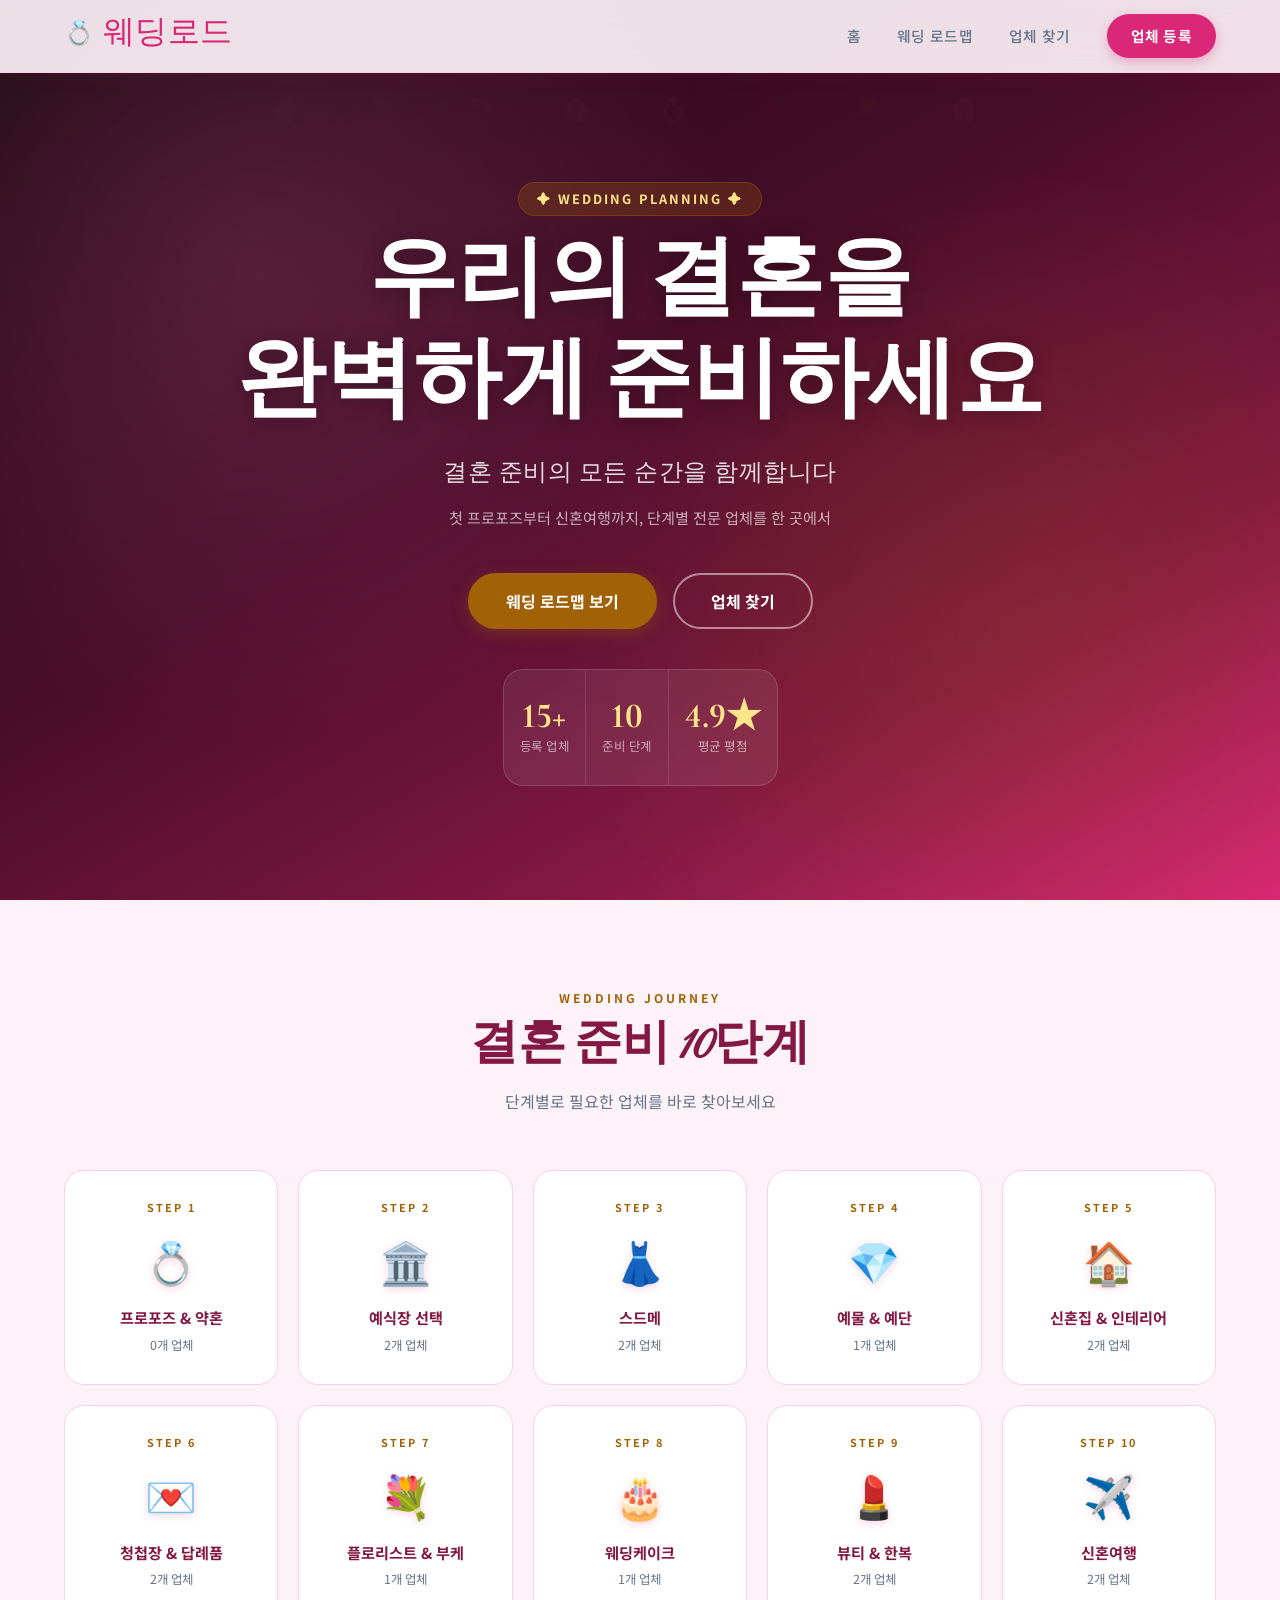
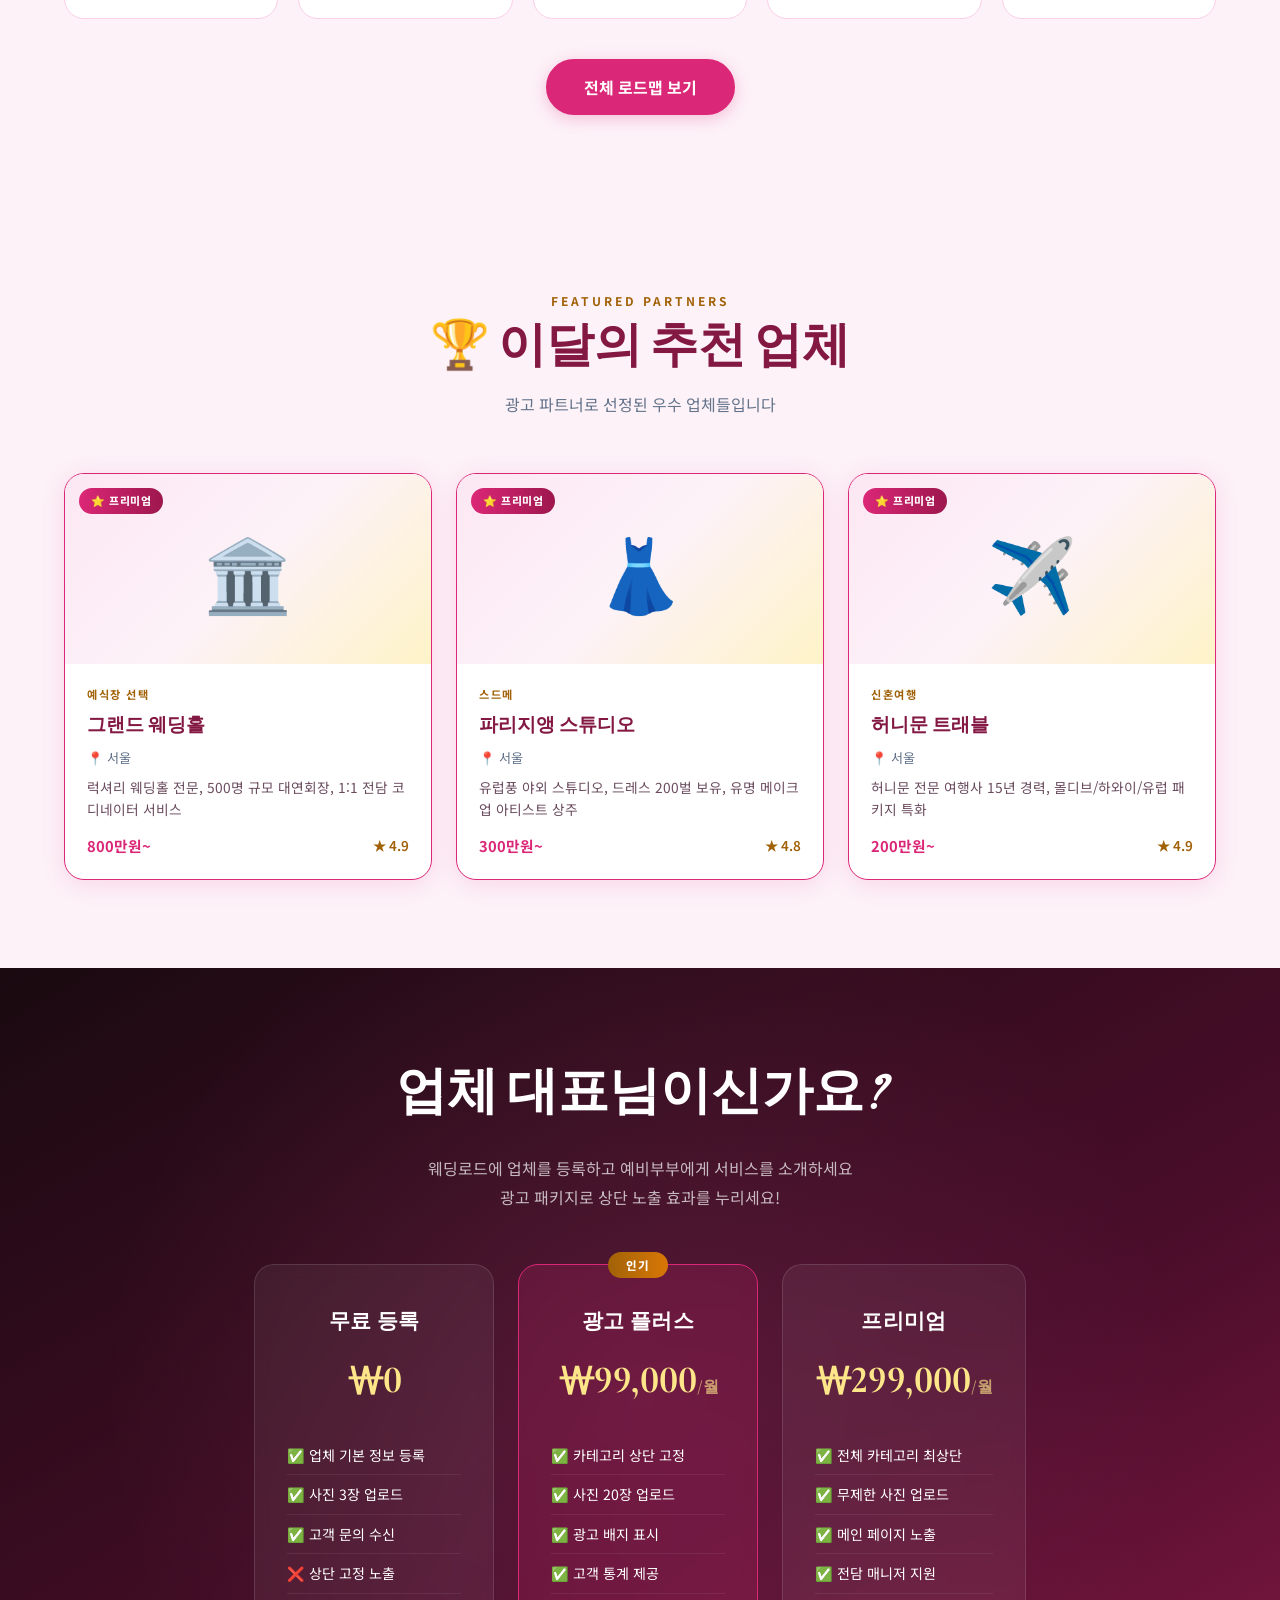
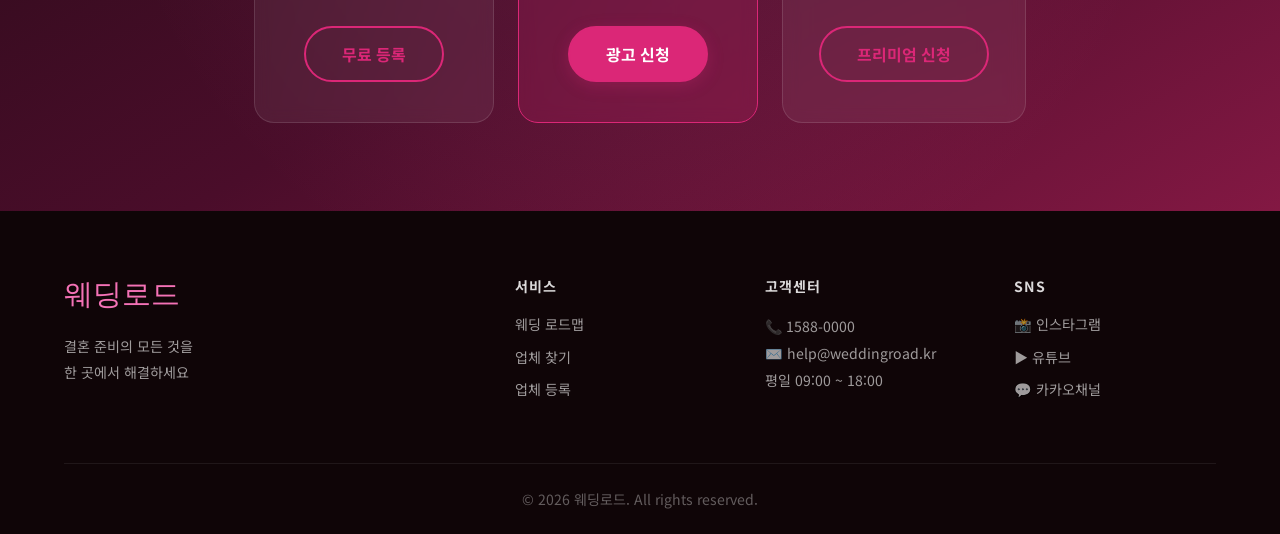
<file: index.html>
<!DOCTYPE html>
<html lang="ko">
<head>
  <meta charset="UTF-8" />
  <meta name="viewport" content="width=device-width, initial-scale=1.0" />
  <title>웨딩로드 - 결혼 준비의 모든 것</title>
  <link rel="preconnect" href="https://fonts.googleapis.com" />
  <link href="https://fonts.googleapis.com/css2?family=Cormorant+Infant:wght@300;400;500;600;700&family=Great+Vibes&family=Noto+Sans+KR:wght@300;400;500;700;900&display=swap" rel="stylesheet" />
  <link rel="stylesheet" href="css/wedding.css" />
</head>
<body>

<!-- ===== HEADER ===== -->
<header id="header">
  <nav class="navbar">
    <a href="#" class="logo" onclick="showPage('home')">
      <span class="logo-icon">💍</span> 웨딩로드
    </a>
    <div class="nav-links">
      <a href="#" onclick="showPage('home')">홈</a>
      <a href="#" onclick="showPage('steps')">웨딩 로드맵</a>
      <a href="#" onclick="showPage('vendors')">업체 찾기</a>
      <a href="#" onclick="showPage('register')" class="btn-register">업체 등록</a>
    </div>
    <button class="hamburger" id="hamburger" onclick="toggleMenu()">☰</button>
  </nav>
  <div class="mobile-menu" id="mobileMenu">
    <a href="#" onclick="showPage('home');toggleMenu()">홈</a>
    <a href="#" onclick="showPage('steps');toggleMenu()">웨딩 로드맵</a>
    <a href="#" onclick="showPage('vendors');toggleMenu()">업체 찾기</a>
    <a href="#" onclick="showPage('register');toggleMenu()" class="highlight">업체 등록</a>
  </div>
</header>

<!-- ===== PAGE: HOME ===== -->
<div id="page-home" class="page active">

  <!-- Hero -->
  <section class="hero">
    <div class="hero-bg"></div>
    <div class="hero-content">
      <div class="hero-tag">✦ Wedding Planning ✦</div>
      <h1 class="hero-title">우리의 결혼을<br/>완벽하게 준비하세요</h1>
      <p class="hero-subtitle">결혼 준비의 모든 순간을 함께합니다</p>
      <p class="hero-desc">첫 프로포즈부터 신혼여행까지, 단계별 전문 업체를 한 곳에서</p>
      <div class="hero-btns">
        <button class="btn-primary" onclick="showPage('steps')">웨딩 로드맵 보기</button>
        <button class="btn-outline" onclick="showPage('vendors')">업체 찾기</button>
      </div>
    </div>
    <div class="hero-stats">
      <div class="stat"><strong id="statVendors">0</strong><span>등록 업체</span></div>
      <div class="stat"><strong>10</strong><span>준비 단계</span></div>
      <div class="stat"><strong>4.9★</strong><span>평균 평점</span></div>
    </div>
  </section>

  <!-- Steps Preview -->
  <section class="section">
    <div class="container">
      <div class="section-header">
        <div class="eyebrow">Wedding Journey</div>
        <h2>결혼 준비 10단계</h2>
        <p>단계별로 필요한 업체를 바로 찾아보세요</p>
      </div>
      <div class="steps-grid" id="homeStepsGrid"></div>
      <div class="text-center mt-40">
        <button class="btn-primary" onclick="showPage('steps')">전체 로드맵 보기</button>
      </div>
    </div>
  </section>

  <!-- Featured Vendors -->
  <section class="section bg-light">
    <div class="container">
      <div class="section-header">
        <div class="eyebrow">Featured Partners</div>
        <h2>🏆 이달의 추천 업체</h2>
        <p>광고 파트너로 선정된 우수 업체들입니다</p>
      </div>
      <div class="vendors-grid" id="featuredVendors"></div>
    </div>
  </section>

  <!-- CTA Register -->
  <section class="cta-section">
    <div class="container">
      <h2>업체 대표님이신가요?</h2>
      <p>웨딩로드에 업체를 등록하고 예비부부에게 서비스를 소개하세요<br/>광고 패키지로 상단 노출 효과를 누리세요!</p>
      <div class="cta-packages">
        <div class="package">
          <h3>무료 등록</h3>
          <p class="price">₩0</p>
          <ul>
            <li>✅ 업체 기본 정보 등록</li>
            <li>✅ 사진 3장 업로드</li>
            <li>✅ 고객 문의 수신</li>
            <li>❌ 상단 고정 노출</li>
          </ul>
          <button class="btn-outline" onclick="showPage('register')">무료 등록</button>
        </div>
        <div class="package featured-pkg">
          <div class="badge-recommend">인기</div>
          <h3>광고 플러스</h3>
          <p class="price">₩99,000<span>/월</span></p>
          <ul>
            <li>✅ 카테고리 상단 고정</li>
            <li>✅ 사진 20장 업로드</li>
            <li>✅ 광고 배지 표시</li>
            <li>✅ 고객 통계 제공</li>
          </ul>
          <button class="btn-primary" onclick="showPage('register')">광고 신청</button>
        </div>
        <div class="package">
          <h3>프리미엄</h3>
          <p class="price">₩299,000<span>/월</span></p>
          <ul>
            <li>✅ 전체 카테고리 최상단</li>
            <li>✅ 무제한 사진 업로드</li>
            <li>✅ 메인 페이지 노출</li>
            <li>✅ 전담 매니저 지원</li>
          </ul>
          <button class="btn-outline" onclick="showPage('register')">프리미엄 신청</button>
        </div>
      </div>
    </div>
  </section>
</div>

<!-- ===== PAGE: STEPS ===== -->
<div id="page-steps" class="page">
  <div class="page-hero small-hero">
    <div class="container">
      <h1>웨딩 로드맵</h1>
      <p>결혼 준비 첫 단계부터 신혼여행까지, 단계별 전문 업체를 만나보세요</p>
    </div>
  </div>
  <div class="container" style="padding: 60px 20px;">
    <div class="timeline" id="timelineContainer"></div>
  </div>
</div>

<!-- ===== PAGE: VENDORS ===== -->
<div id="page-vendors" class="page">
  <div class="page-hero small-hero">
    <div class="container">
      <h1>업체 찾기</h1>
      <p>카테고리별로 원하는 업체를 찾아보세요</p>
    </div>
  </div>
  <div class="container" style="padding: 40px 20px;">
    <!-- Search & Filter -->
    <div class="search-bar">
      <input type="text" id="searchInput" placeholder="업체명, 지역, 서비스 검색..." oninput="filterVendors()" />
      <button onclick="filterVendors()">🔍 검색</button>
    </div>
    <div class="category-tabs" id="categoryTabs"></div>
    <!-- Results -->
    <div class="vendors-grid wide" id="vendorsList"></div>
    <div id="noResults" class="no-results" style="display:none;">
      <p>😔 검색 결과가 없습니다</p>
      <button class="btn-primary" onclick="showPage('register')">업체 등록하기</button>
    </div>
  </div>
</div>

<!-- ===== PAGE: REGISTER ===== -->
<div id="page-register" class="page">
  <div class="page-hero small-hero">
    <div class="container">
      <h1>업체 등록</h1>
      <p>웨딩로드에 업체를 등록하고 예비부부와 만나세요</p>
    </div>
  </div>
  <div class="container" style="padding: 60px 20px;">
    <div class="register-form-wrap">
      <!-- Package Selection -->
      <div class="form-section">
        <h3>📦 광고 패키지 선택</h3>
        <div class="pkg-select-grid">
          <label class="pkg-radio">
            <input type="radio" name="adPackage" value="free" checked onchange="updatePackage(this)" />
            <div class="pkg-card">
              <strong>무료 등록</strong>
              <span class="pkg-price">₩0</span>
              <small>기본 노출</small>
            </div>
          </label>
          <label class="pkg-radio">
            <input type="radio" name="adPackage" value="plus" onchange="updatePackage(this)" />
            <div class="pkg-card popular">
              <span class="pop-badge">인기</span>
              <strong>광고 플러스</strong>
              <span class="pkg-price">₩99,000/월</span>
              <small>카테고리 상단 고정</small>
            </div>
          </label>
          <label class="pkg-radio">
            <input type="radio" name="adPackage" value="premium" onchange="updatePackage(this)" />
            <div class="pkg-card">
              <strong>프리미엄</strong>
              <span class="pkg-price">₩299,000/월</span>
              <small>전체 최상단 노출</small>
            </div>
          </label>
        </div>
      </div>

      <!-- Business Info -->
      <div class="form-section">
        <h3>🏢 업체 정보</h3>
        <form id="registerForm" onsubmit="submitVendor(event)">
          <div class="form-row">
            <div class="form-group">
              <label>업체명 *</label>
              <input type="text" id="vendorName" placeholder="업체명을 입력하세요" required />
            </div>
            <div class="form-group">
              <label>카테고리 *</label>
              <select id="vendorCategory" required>
                <option value="">카테고리 선택</option>
              </select>
            </div>
          </div>
          <div class="form-row">
            <div class="form-group">
              <label>대표자명 *</label>
              <input type="text" id="vendorOwner" placeholder="대표자 성함" required />
            </div>
            <div class="form-group">
              <label>연락처 *</label>
              <input type="tel" id="vendorPhone" placeholder="010-0000-0000" required />
            </div>
          </div>
          <div class="form-row">
            <div class="form-group">
              <label>이메일 *</label>
              <input type="email" id="vendorEmail" placeholder="business@example.com" required />
            </div>
            <div class="form-group">
              <label>지역 *</label>
              <select id="vendorRegion" required>
                <option value="">지역 선택</option>
                <option>서울</option><option>경기</option><option>인천</option>
                <option>부산</option><option>대구</option><option>광주</option>
                <option>대전</option><option>울산</option><option>세종</option>
                <option>강원</option><option>충북</option><option>충남</option>
                <option>전북</option><option>전남</option><option>경북</option>
                <option>경남</option><option>제주</option>
              </select>
            </div>
          </div>
          <div class="form-group full">
            <label>주소</label>
            <input type="text" id="vendorAddress" placeholder="상세 주소를 입력하세요" />
          </div>
          <div class="form-group full">
            <label>업체 소개 *</label>
            <textarea id="vendorDesc" rows="4" placeholder="업체 서비스와 특징을 소개해주세요" required></textarea>
          </div>
          <div class="form-row">
            <div class="form-group">
              <label>가격대</label>
              <input type="text" id="vendorPrice" placeholder="예: 100만원~300만원" />
            </div>
            <div class="form-group">
              <label>홈페이지/SNS</label>
              <input type="url" id="vendorUrl" placeholder="https://" />
            </div>
          </div>
          <div id="paymentSection" style="display:none;" class="payment-section">
            <h4>💳 결제 정보</h4>
            <p class="payment-notice">광고 패키지 결제 후 즉시 상단 노출됩니다</p>
            <div class="form-row">
              <div class="form-group">
                <label>카드번호</label>
                <input type="text" placeholder="0000-0000-0000-0000" maxlength="19" oninput="formatCard(this)" />
              </div>
              <div class="form-group">
                <label>유효기간</label>
                <input type="text" placeholder="MM/YY" maxlength="5" />
              </div>
            </div>
          </div>
          <div class="form-submit">
            <button type="submit" class="btn-primary btn-large" id="submitBtn">업체 등록하기</button>
          </div>
        </form>
      </div>
    </div>
  </div>
</div>

<!-- ===== VENDOR DETAIL MODAL ===== -->
<div id="vendorModal" class="modal-overlay" onclick="closeModal(event)">
  <div class="modal-content">
    <button class="modal-close" onclick="closeVendorModal()">✕</button>
    <div id="modalBody"></div>
  </div>
</div>

<!-- ===== SUCCESS MODAL ===== -->
<div id="successModal" class="modal-overlay" style="display:none;">
  <div class="modal-content small-modal">
    <div class="success-icon">🎉</div>
    <h2>등록 완료!</h2>
    <p id="successMsg">업체 등록이 완료되었습니다.<br/>검토 후 24시간 내 노출됩니다.</p>
    <button class="btn-primary" onclick="closeSuccess()">확인</button>
  </div>
</div>

<!-- ===== FOOTER ===== -->
<footer class="footer">
  <div class="container">
    <div class="footer-grid">
      <div>
        <span class="logo-text">웨딩로드</span>
        <p>결혼 준비의 모든 것을<br/>한 곳에서 해결하세요</p>
      </div>
      <div>
        <h5>서비스</h5>
        <a href="#" onclick="showPage('steps')">웨딩 로드맵</a>
        <a href="#" onclick="showPage('vendors')">업체 찾기</a>
        <a href="#" onclick="showPage('register')">업체 등록</a>
      </div>
      <div>
        <h5>고객센터</h5>
        <p>📞 1588-0000</p>
        <p>✉️ help@weddingroad.kr</p>
        <p>평일 09:00 ~ 18:00</p>
      </div>
      <div>
        <h5>SNS</h5>
        <a href="#">📸 인스타그램</a>
        <a href="#">▶ 유튜브</a>
        <a href="#">💬 카카오채널</a>
      </div>
    </div>
    <div class="footer-bottom">
      <p>© 2026 웨딩로드. All rights reserved.</p>
    </div>
  </div>
</footer>

<script src="js/wedding.js"></script>
</body>
</html>
</file>
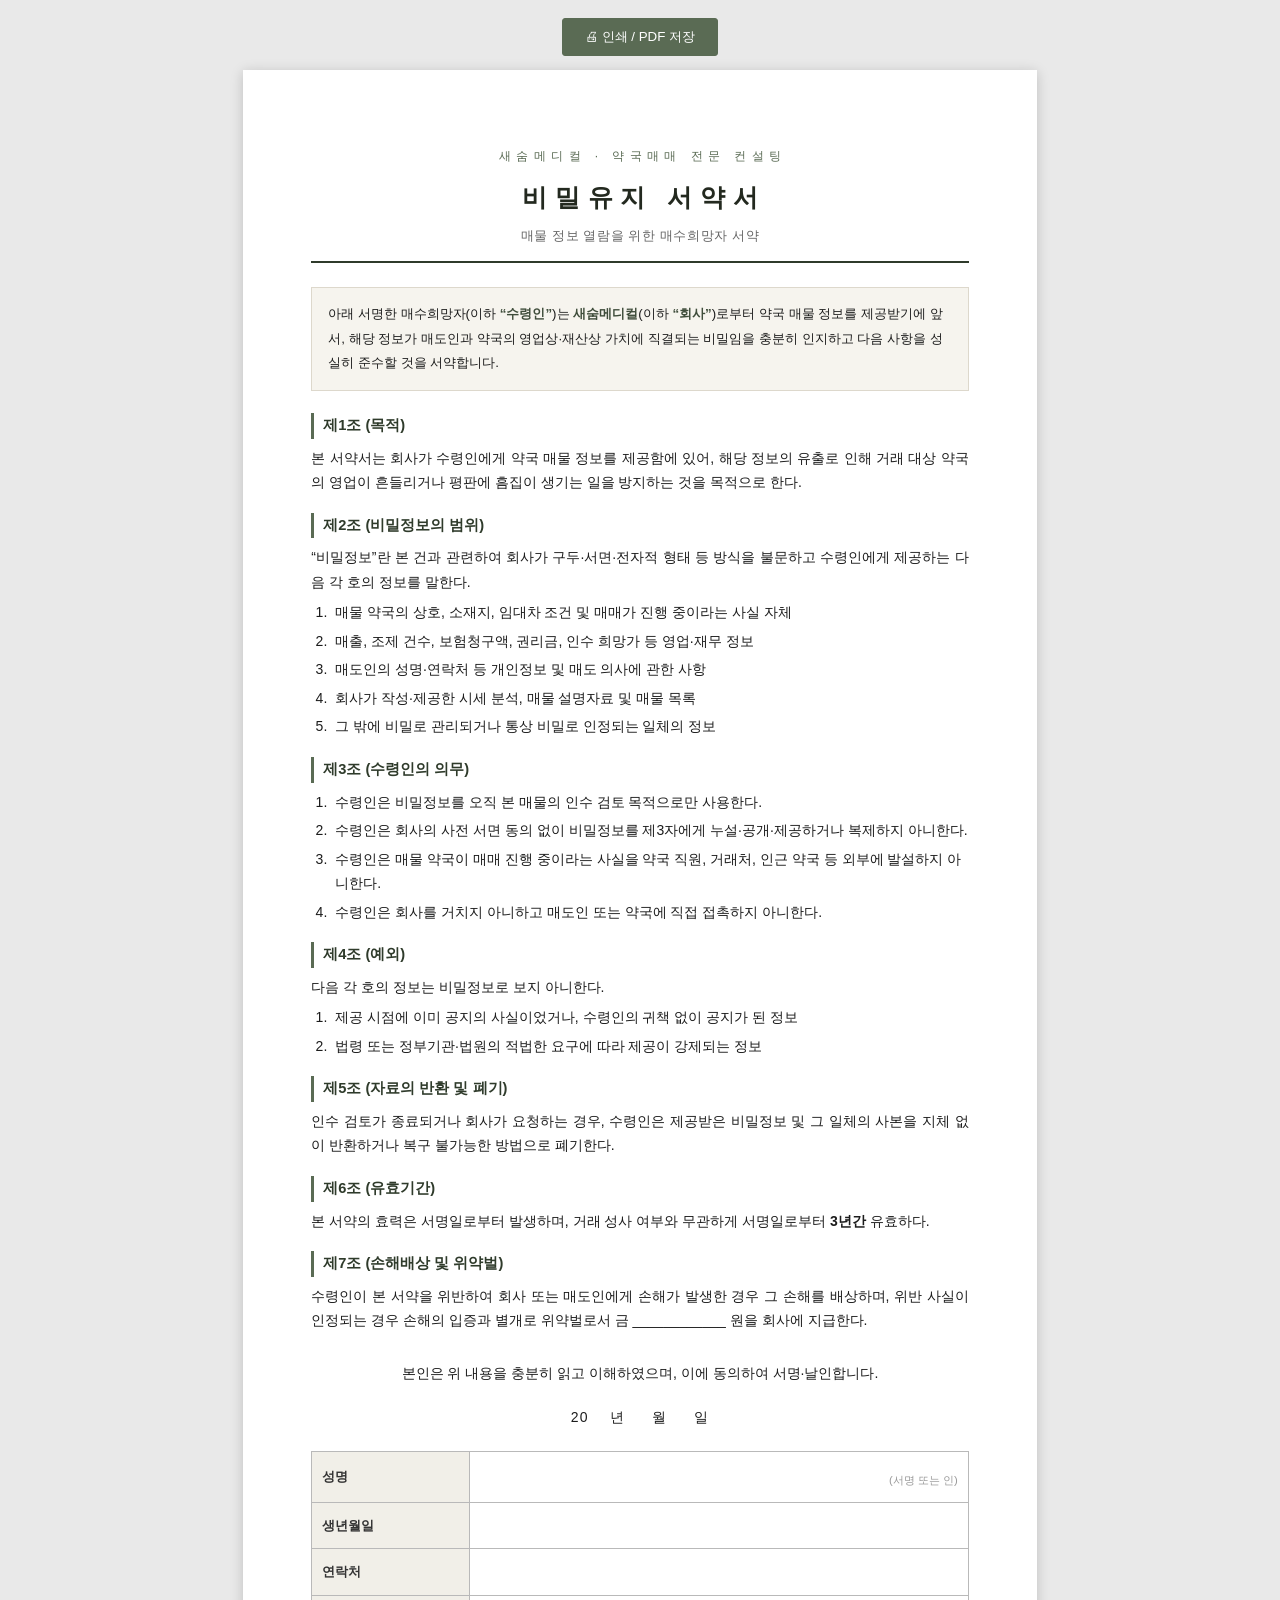
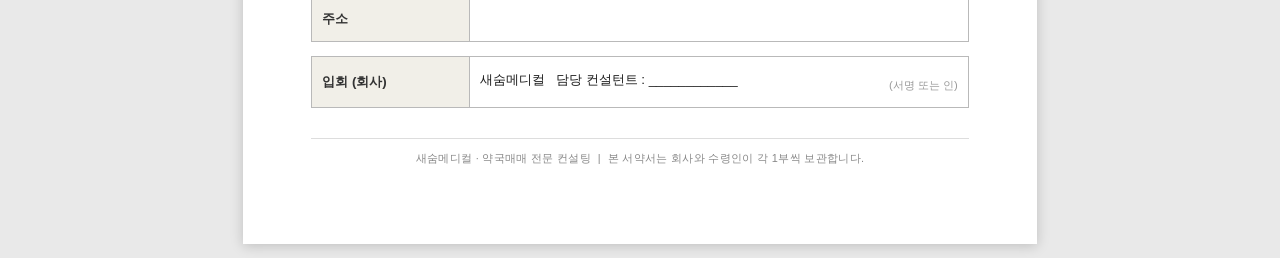
<file: blog/nda-buyer.html>
<!DOCTYPE html>
<html lang="ko">
<head>
<meta charset="UTF-8" />
<meta name="viewport" content="width=device-width, initial-scale=1.0" />
<title>비밀유지 서약서 (매수희망자용) | 새숨메디컬</title>
<style>
  @page{ size:A4; margin:20mm 18mm; }
  *{box-sizing:border-box;margin:0;padding:0}
  html,body{background:#e9e9e9}
  body{
    font-family:"Malgun Gothic","맑은 고딕",sans-serif;
    color:#1c1c1c;
    line-height:1.75;
    font-size:10.5pt;
    -webkit-print-color-adjust:exact;
    print-color-adjust:exact;
  }
  /* A4 용지 */
  .page{
    width:210mm;
    min-height:297mm;
    margin:14px auto;
    padding:20mm 18mm;
    background:#fff;
    box-shadow:0 2px 12px rgba(0,0,0,.18);
  }
  .head{
    text-align:center;
    border-bottom:2px solid #2f3b2b;
    padding-bottom:14px;
    margin-bottom:24px;
  }
  .brand{
    letter-spacing:.45em;
    font-size:9pt;
    color:#5a6b54;
    padding-left:.45em;
    margin-bottom:8px;
  }
  h1{
    font-size:19pt;
    letter-spacing:.3em;
    padding-left:.3em;
    font-weight:700;
    color:#23291f;
  }
  .subtitle{ font-size:9.5pt; color:#666; margin-top:6px; letter-spacing:.05em; }

  .intro{
    background:#f6f4ee;
    border:1px solid #ddd8cc;
    padding:14px 16px;
    font-size:10pt;
    margin-bottom:22px;
    line-height:1.85;
  }
  .intro b{color:#3f4d3b}

  h2{
    font-size:11pt;
    color:#2f3b2b;
    margin:18px 0 7px;
    padding-left:9px;
    border-left:3px solid #5a6b54;
    font-weight:700;
  }
  p{ margin-bottom:6px; text-align:justify; }
  ol{ margin:0 0 6px 20px; }
  ol li{ margin-bottom:4px; padding-left:4px; }
  .indent{ margin-left:14px; }

  .seal-note{
    margin-top:26px;
    text-align:center;
    font-size:10.5pt;
    line-height:2;
  }
  .date{ text-align:center; margin:18px 0 22px; letter-spacing:.1em; }

  table.sign{
    width:100%;
    border-collapse:collapse;
    margin-top:8px;
    font-size:10pt;
  }
  table.sign th, table.sign td{
    border:1px solid #b9b9b9;
    padding:11px 10px;
    text-align:left;
    vertical-align:middle;
  }
  table.sign th{
    background:#f1efe8;
    width:24%;
    color:#333;
    font-weight:700;
  }
  .sign-cell{ height:42px; position:relative; }
  .stamp{ float:right; color:#999; font-size:8.5pt; margin-top:8px; }

  .foot{
    margin-top:30px;
    border-top:1px solid #ddd;
    padding-top:10px;
    font-size:8.2pt;
    color:#888;
    text-align:center;
    letter-spacing:.03em;
  }

  /* 인쇄 */
  .toolbar{ text-align:center; margin:18px 0 0; }
  .toolbar button{
    font-size:10pt; padding:9px 22px; cursor:pointer;
    border:1px solid #5a6b54; background:#5a6b54; color:#fff; border-radius:3px;
  }
  @media print{
    html,body{background:#fff}
    .page{margin:0;box-shadow:none;width:auto;min-height:auto;padding:0}
    .toolbar{display:none}
  }
</style>
</head>
<body>

<div class="toolbar"><button onclick="window.print()">🖨 인쇄 / PDF 저장</button></div>

<div class="page">

  <div class="head">
    <div class="brand">새숨메디컬 · 약국매매 전문 컨설팅</div>
    <h1>비밀유지 서약서</h1>
    <div class="subtitle">매물 정보 열람을 위한 매수희망자 서약</div>
  </div>

  <div class="intro">
    아래 서명한 매수희망자(이하 <b>“수령인”</b>)는 <b>새숨메디컬</b>(이하 <b>“회사”</b>)로부터 약국 매물 정보를 제공받기에 앞서, 해당 정보가 매도인과 약국의 영업상·재산상 가치에 직결되는 비밀임을 충분히 인지하고 다음 사항을 성실히 준수할 것을 서약합니다.
  </div>

  <h2>제1조 (목적)</h2>
  <p>본 서약서는 회사가 수령인에게 약국 매물 정보를 제공함에 있어, 해당 정보의 유출로 인해 거래 대상 약국의 영업이 흔들리거나 평판에 흠집이 생기는 일을 방지하는 것을 목적으로 한다.</p>

  <h2>제2조 (비밀정보의 범위)</h2>
  <p>“비밀정보”란 본 건과 관련하여 회사가 구두·서면·전자적 형태 등 방식을 불문하고 수령인에게 제공하는 다음 각 호의 정보를 말한다.</p>
  <ol>
    <li>매물 약국의 상호, 소재지, 임대차 조건 및 매매가 진행 중이라는 사실 자체</li>
    <li>매출, 조제 건수, 보험청구액, 권리금, 인수 희망가 등 영업·재무 정보</li>
    <li>매도인의 성명·연락처 등 개인정보 및 매도 의사에 관한 사항</li>
    <li>회사가 작성·제공한 시세 분석, 매물 설명자료 및 매물 목록</li>
    <li>그 밖에 비밀로 관리되거나 통상 비밀로 인정되는 일체의 정보</li>
  </ol>

  <h2>제3조 (수령인의 의무)</h2>
  <ol>
    <li>수령인은 비밀정보를 오직 본 매물의 인수 검토 목적으로만 사용한다.</li>
    <li>수령인은 회사의 사전 서면 동의 없이 비밀정보를 제3자에게 누설·공개·제공하거나 복제하지 아니한다.</li>
    <li>수령인은 매물 약국이 매매 진행 중이라는 사실을 약국 직원, 거래처, 인근 약국 등 외부에 발설하지 아니한다.</li>
    <li>수령인은 회사를 거치지 아니하고 매도인 또는 약국에 직접 접촉하지 아니한다.</li>
  </ol>

  <h2>제4조 (예외)</h2>
  <p>다음 각 호의 정보는 비밀정보로 보지 아니한다.</p>
  <ol>
    <li>제공 시점에 이미 공지의 사실이었거나, 수령인의 귀책 없이 공지가 된 정보</li>
    <li>법령 또는 정부기관·법원의 적법한 요구에 따라 제공이 강제되는 정보</li>
  </ol>

  <h2>제5조 (자료의 반환 및 폐기)</h2>
  <p>인수 검토가 종료되거나 회사가 요청하는 경우, 수령인은 제공받은 비밀정보 및 그 일체의 사본을 지체 없이 반환하거나 복구 불가능한 방법으로 폐기한다.</p>

  <h2>제6조 (유효기간)</h2>
  <p>본 서약의 효력은 서명일로부터 발생하며, 거래 성사 여부와 무관하게 서명일로부터 <b>3년간</b> 유효하다.</p>

  <h2>제7조 (손해배상 및 위약벌)</h2>
  <p>수령인이 본 서약을 위반하여 회사 또는 매도인에게 손해가 발생한 경우 그 손해를 배상하며, 위반 사실이 인정되는 경우 손해의 입증과 별개로 위약벌로서 금 ____________ 원을 회사에 지급한다.</p>

  <div class="seal-note">
    본인은 위 내용을 충분히 읽고 이해하였으며, 이에 동의하여 서명·날인합니다.
  </div>

  <div class="date">20&nbsp;&nbsp;&nbsp;&nbsp;년&nbsp;&nbsp;&nbsp;&nbsp;&nbsp;월&nbsp;&nbsp;&nbsp;&nbsp;&nbsp;일</div>

  <table class="sign">
    <tr>
      <th>성명</th>
      <td class="sign-cell"><span class="stamp">(서명 또는 인)</span></td>
    </tr>
    <tr>
      <th>생년월일</th>
      <td class="sign-cell"></td>
    </tr>
    <tr>
      <th>연락처</th>
      <td class="sign-cell"></td>
    </tr>
    <tr>
      <th>주소</th>
      <td class="sign-cell"></td>
    </tr>
  </table>

  <table class="sign" style="margin-top:14px;">
    <tr>
      <th>입회 (회사)</th>
      <td class="sign-cell">새숨메디컬 &nbsp; 담당 컨설턴트 : ____________ <span class="stamp">(서명 또는 인)</span></td>
    </tr>
  </table>

  <div class="foot">
    새숨메디컬 · 약국매매 전문 컨설팅 &nbsp;|&nbsp; 본 서약서는 회사와 수령인이 각 1부씩 보관합니다.
  </div>

</div>

</body>
</html>
</file>
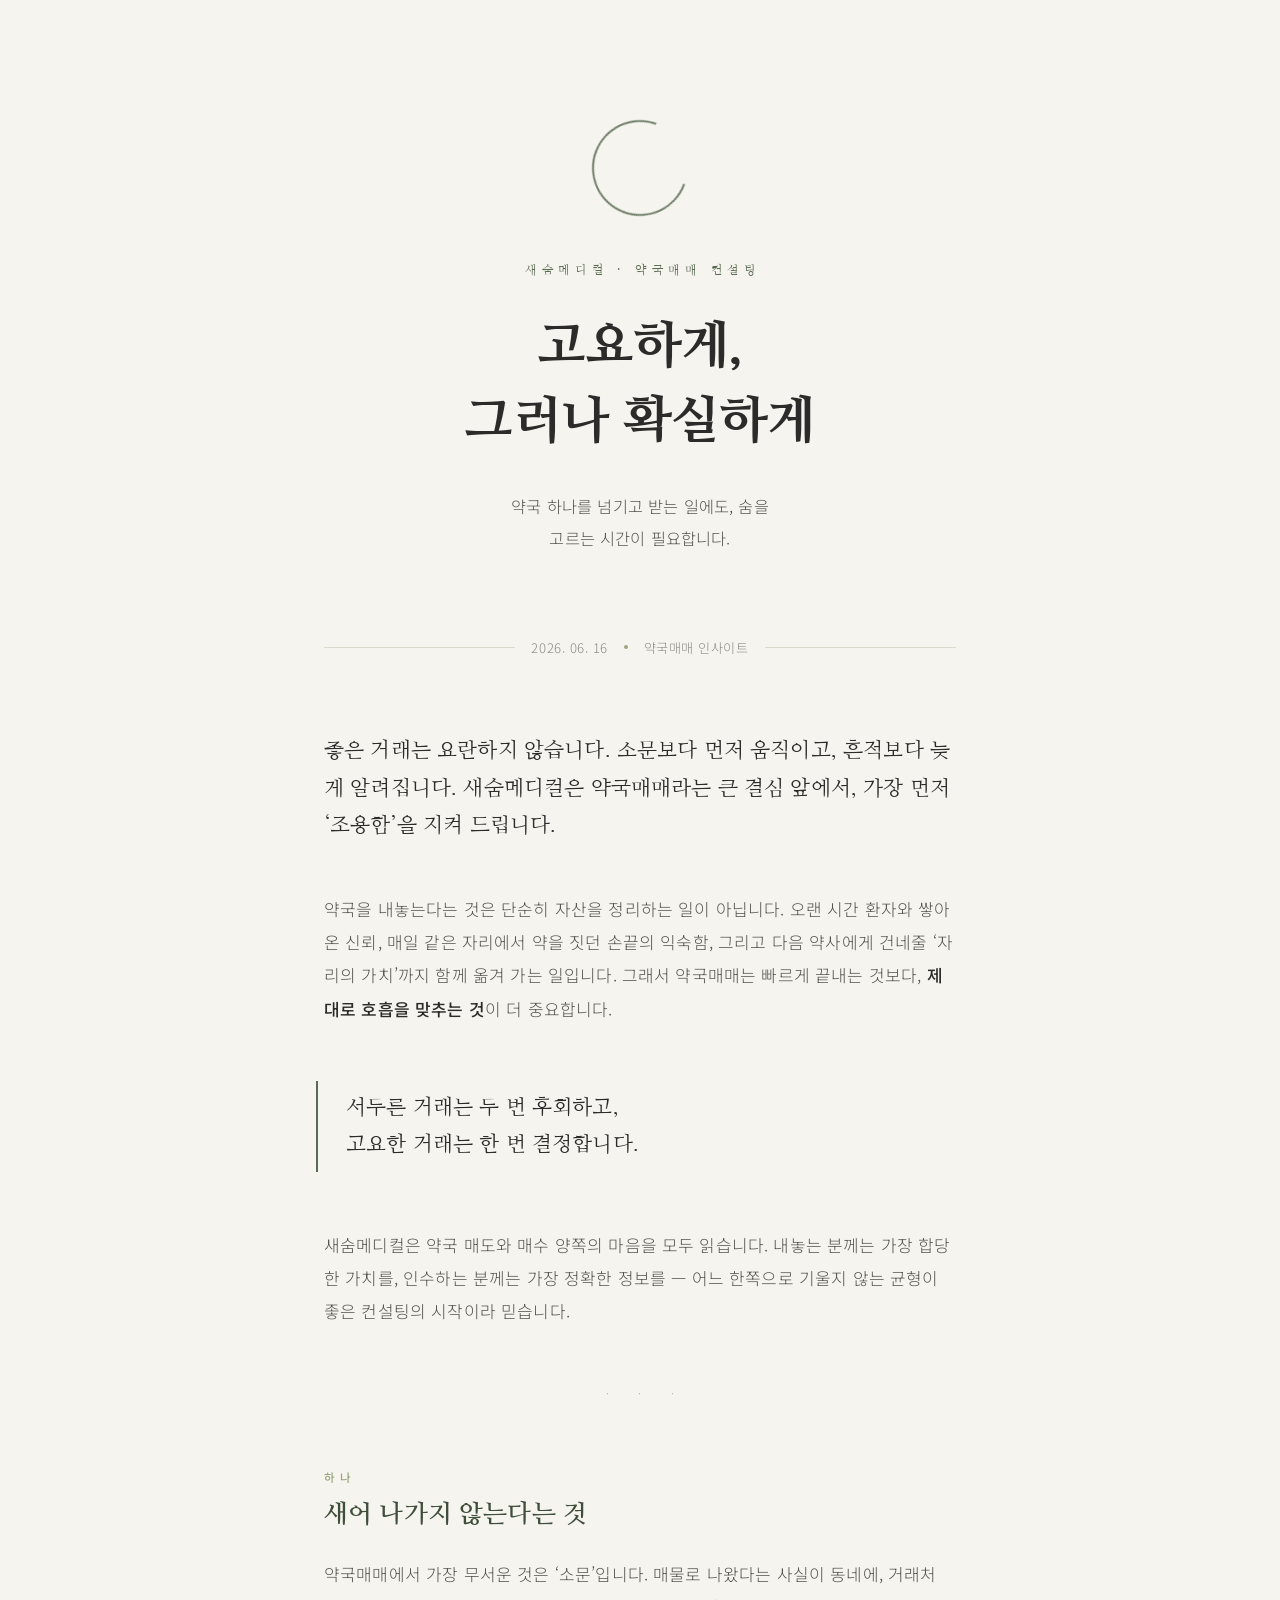
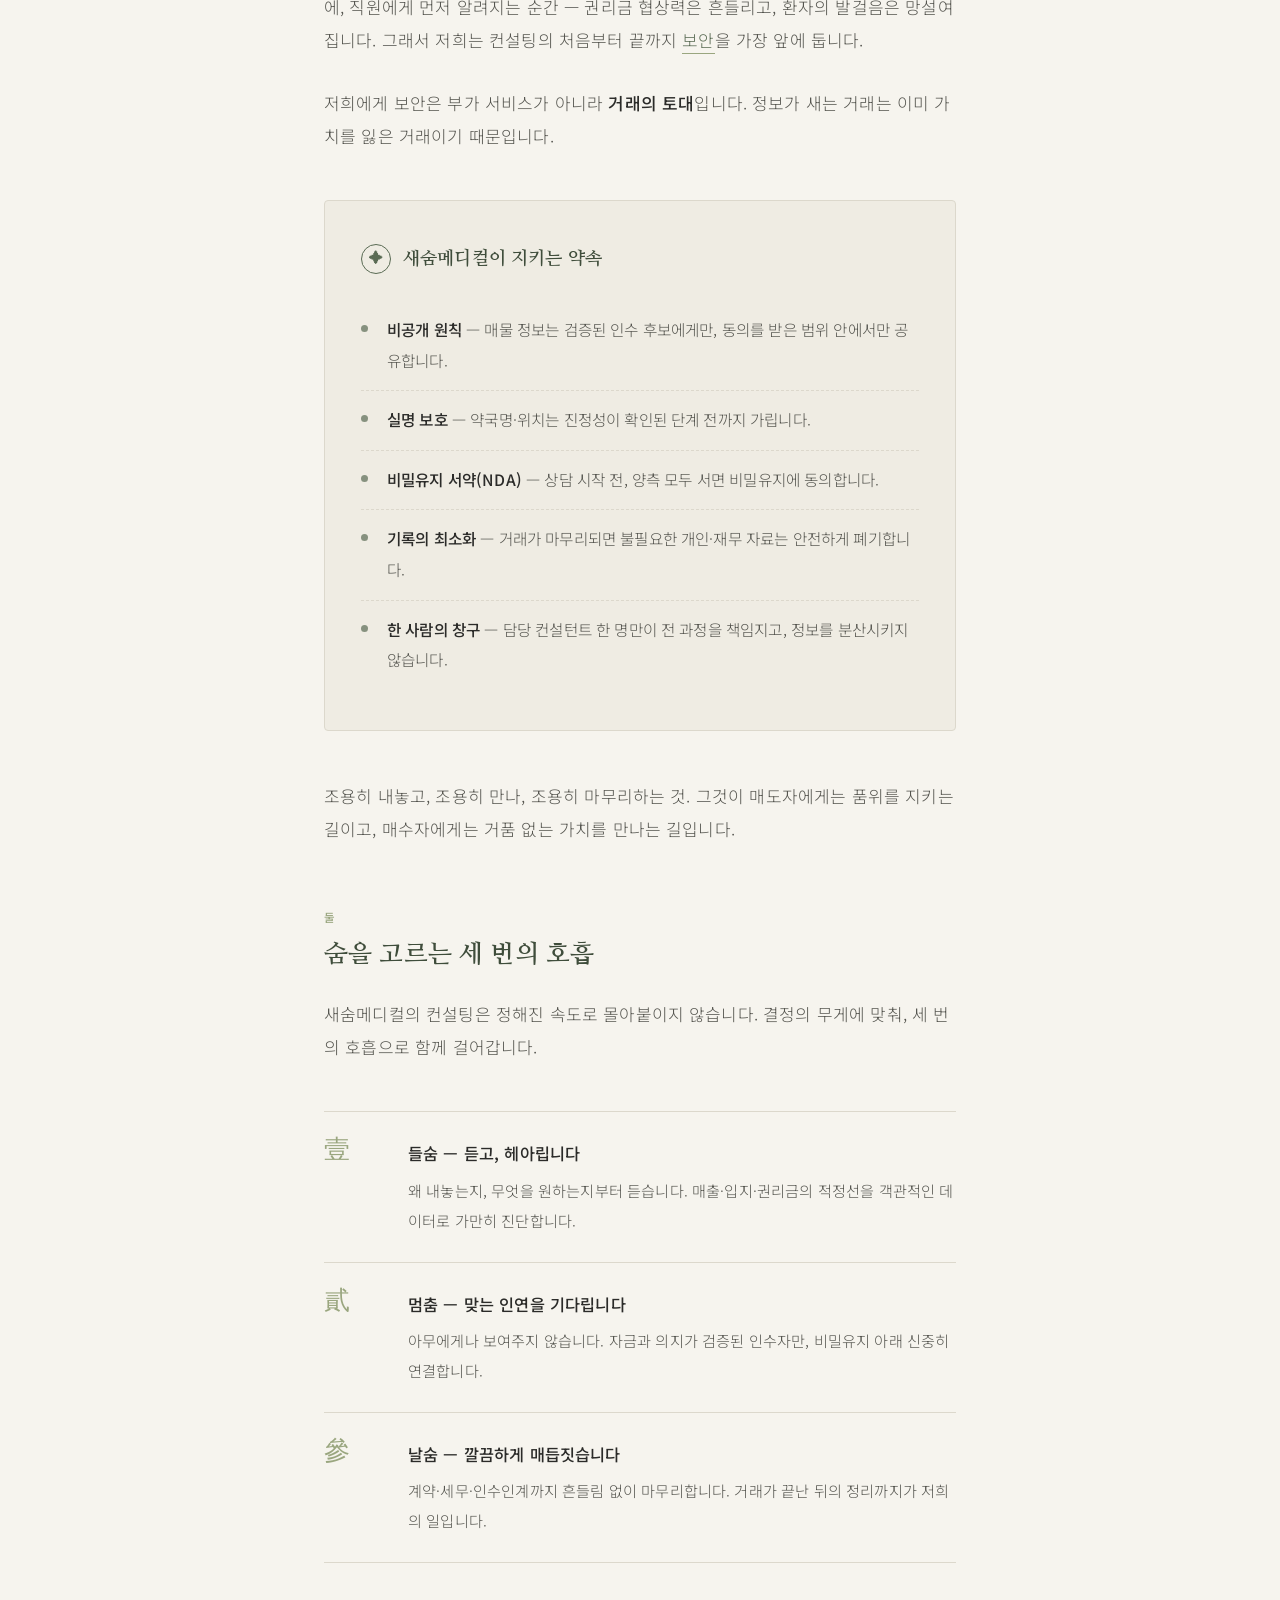
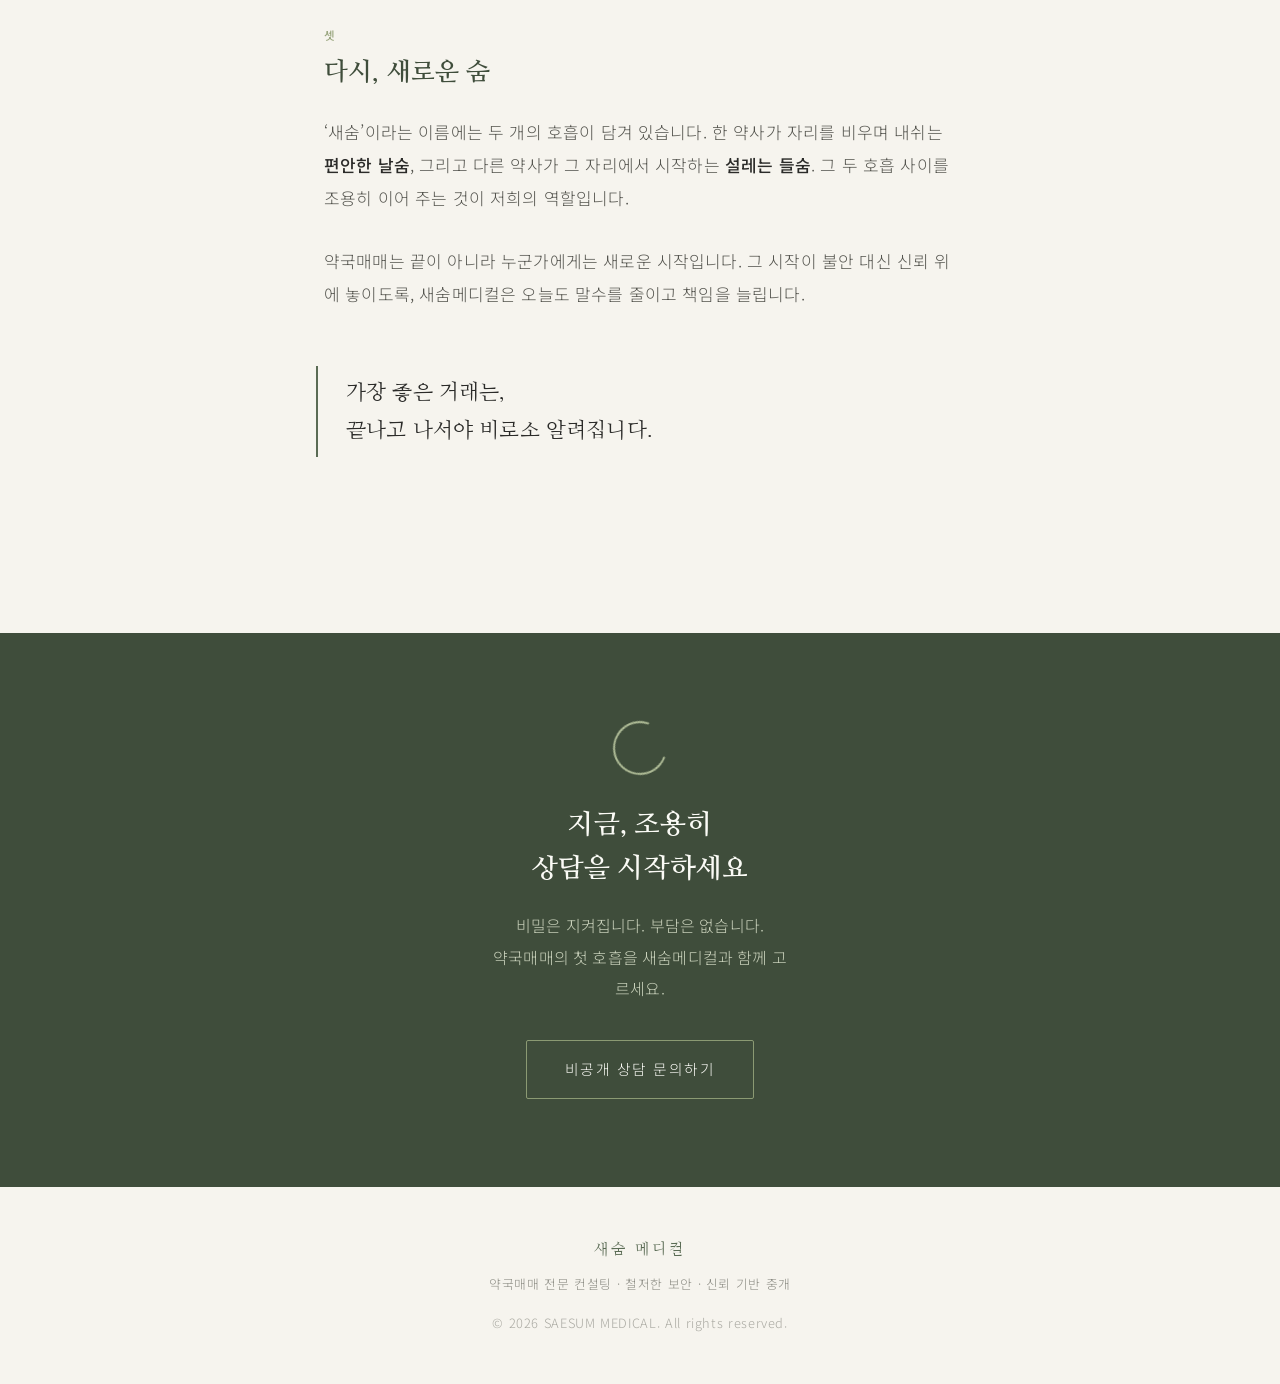
<file: blog/saesum-pharmacy-consulting.html>
<!DOCTYPE html>
<html lang="ko">
<head>
  <meta charset="UTF-8" />
  <meta name="viewport" content="width=device-width, initial-scale=1.0" />
  <title>고요하게, 그러나 확실하게 — 약국매매의 새로운 호흡 | 새숨메디컬</title>
  <meta name="description" content="약국매매 전문 컨설팅 새숨메디컬. 서두르지 않고, 새어 나가지 않게. 철저한 보안 속에서 진행하는 약국 매도·매수 컨설팅 이야기." />
  <link rel="preconnect" href="https://fonts.googleapis.com" />
  <link rel="preconnect" href="https://fonts.gstatic.com" crossorigin />
  <link href="https://fonts.googleapis.com/css2?family=Nanum+Myeongjo:wght@400;700;800&family=Noto+Sans+KR:wght@300;400;500;700&display=swap" rel="stylesheet" />
  <style>
    :root{
      --ink:#2b2b29;
      --ink-soft:#55554f;
      --ink-faint:#8a8a82;
      --paper:#f6f4ee;
      --paper-deep:#efece3;
      --line:#dcd8cc;
      --moss:#5a6b54;
      --moss-deep:#3f4d3b;
      --accent:#9aa67f;
      --maxw:680px;
    }
    *{box-sizing:border-box;margin:0;padding:0}
    html{scroll-behavior:smooth}
    body{
      font-family:'Noto Sans KR',sans-serif;
      color:var(--ink);
      background:var(--paper);
      line-height:1.95;
      font-weight:300;
      letter-spacing:.01em;
      -webkit-font-smoothing:antialiased;
    }

    /* ── 상단 호흡 영역 ── */
    .breath{
      min-height:62vh;
      display:flex;
      flex-direction:column;
      align-items:center;
      justify-content:center;
      text-align:center;
      padding:120px 24px 80px;
      position:relative;
    }
    .enso{
      width:96px;height:96px;
      margin-bottom:44px;
      border-radius:50%;
      border:2.5px solid var(--moss);
      border-right-color:transparent;
      transform:rotate(-25deg);
      opacity:.85;
      animation:drawIn 1.6s ease both;
    }
    @keyframes drawIn{
      from{opacity:0;transform:rotate(-160deg) scale(.85)}
      to{opacity:.85;transform:rotate(-25deg) scale(1)}
    }
    .kicker{
      font-family:'Nanum Myeongjo',serif;
      color:var(--moss);
      letter-spacing:.5em;
      font-size:.72rem;
      text-transform:uppercase;
      margin-bottom:28px;
      padding-left:.5em;
    }
    .breath h1{
      font-family:'Nanum Myeongjo',serif;
      font-weight:800;
      font-size:clamp(2rem,5.5vw,3.2rem);
      line-height:1.45;
      color:var(--ink);
      max-width:14ch;
    }
    .breath .sub{
      margin-top:32px;
      color:var(--ink-soft);
      font-size:1.02rem;
      font-weight:300;
      max-width:30ch;
    }

    /* ── 메타 ── */
    .meta{
      max-width:var(--maxw);
      margin:0 auto;
      padding:0 24px;
      display:flex;
      align-items:center;
      gap:16px;
      color:var(--ink-faint);
      font-size:.82rem;
      letter-spacing:.04em;
    }
    .meta .dot{width:4px;height:4px;border-radius:50%;background:var(--accent)}
    .meta::before,.meta::after{content:"";flex:1;height:1px;background:var(--line)}

    /* ── 본문 ── */
    article{
      max-width:var(--maxw);
      margin:0 auto;
      padding:72px 24px 40px;
    }
    article p{
      color:var(--ink-soft);
      margin:0 0 30px;
      font-size:1.06rem;
    }
    article p.lead{
      font-family:'Nanum Myeongjo',serif;
      font-size:1.3rem;
      line-height:1.8;
      color:var(--ink);
      font-weight:400;
      margin-bottom:48px;
    }
    article h2{
      font-family:'Nanum Myeongjo',serif;
      font-weight:700;
      font-size:1.55rem;
      color:var(--moss-deep);
      margin:64px 0 24px;
      line-height:1.5;
    }
    article h2 .num{
      display:block;
      font-size:.72rem;
      letter-spacing:.4em;
      color:var(--accent);
      font-family:'Noto Sans KR',sans-serif;
      font-weight:500;
      margin-bottom:10px;
    }
    article strong{color:var(--ink);font-weight:500}
    article em{
      font-style:normal;
      color:var(--moss);
      border-bottom:1px solid var(--accent);
      padding-bottom:1px;
    }

    /* ── 고요한 인용 ── */
    .zen-quote{
      margin:56px -8px;
      padding:8px 0 8px 28px;
      border-left:2px solid var(--moss);
      font-family:'Nanum Myeongjo',serif;
      font-size:1.34rem;
      line-height:1.75;
      color:var(--ink);
      font-weight:400;
    }

    /* ── 여백의 구분선 ── */
    .pause{
      text-align:center;
      color:var(--accent);
      letter-spacing:1.2em;
      margin:56px 0;
      font-size:.7rem;
      padding-left:1.2em;
    }

    /* ── 보안 카드 ── */
    .vault{
      background:var(--paper-deep);
      border:1px solid var(--line);
      border-radius:4px;
      padding:40px 36px;
      margin:48px 0;
    }
    .vault h3{
      font-family:'Nanum Myeongjo',serif;
      font-size:1.15rem;
      color:var(--moss-deep);
      margin-bottom:24px;
      display:flex;
      align-items:center;
      gap:12px;
    }
    .vault h3 .seal{
      width:30px;height:30px;flex:none;
      border:1.5px solid var(--moss);
      border-radius:50%;
      display:grid;place-items:center;
      font-size:.85rem;color:var(--moss);
    }
    .vault ul{list-style:none}
    .vault li{
      color:var(--ink-soft);
      font-size:.98rem;
      padding:14px 0 14px 26px;
      position:relative;
      border-bottom:1px dashed var(--line);
    }
    .vault li:last-child{border-bottom:none}
    .vault li::before{
      content:"";
      position:absolute;left:0;top:24px;
      width:7px;height:7px;
      border-radius:50%;
      background:var(--moss);
      opacity:.7;
    }
    .vault li b{color:var(--ink);font-weight:500}

    /* ── 흐름(3단계) ── */
    .flow{
      display:grid;
      gap:0;
      margin:48px 0;
    }
    .flow .step{
      display:grid;
      grid-template-columns:64px 1fr;
      gap:20px;
      padding:26px 0;
      border-top:1px solid var(--line);
    }
    .flow .step:last-child{border-bottom:1px solid var(--line)}
    .flow .step .n{
      font-family:'Nanum Myeongjo',serif;
      font-size:1.6rem;
      color:var(--accent);
      line-height:1;
    }
    .flow .step h4{
      font-size:1.02rem;
      color:var(--ink);
      font-weight:500;
      margin-bottom:6px;
    }
    .flow .step p{margin:0;font-size:.95rem}

    /* ── 마무리 CTA ── */
    .closing{
      background:var(--moss-deep);
      color:#eef0e6;
      text-align:center;
      padding:88px 24px;
      margin-top:80px;
    }
    .closing .enso-sm{
      width:54px;height:54px;margin:0 auto 28px;
      border-radius:50%;
      border:2px solid #aebb96;
      border-right-color:transparent;
      transform:rotate(-25deg);
    }
    .closing h2{
      font-family:'Nanum Myeongjo',serif;
      font-weight:700;
      font-size:1.7rem;
      line-height:1.6;
      margin-bottom:20px;
      color:#fbfbf6;
    }
    .closing p{
      color:#c9d1bb;
      font-weight:300;
      max-width:34ch;
      margin:0 auto 36px;
    }
    .closing a{
      display:inline-block;
      text-decoration:none;
      color:#fbfbf6;
      border:1px solid #8b9a73;
      padding:14px 38px;
      border-radius:2px;
      letter-spacing:.1em;
      font-size:.92rem;
      transition:background .4s ease,color .4s ease;
    }
    .closing a:hover{background:#aebb96;color:var(--moss-deep)}

    /* ── 푸터 ── */
    footer{
      text-align:center;
      padding:48px 24px;
      color:var(--ink-faint);
      font-size:.8rem;
      letter-spacing:.05em;
    }
    footer .brand{
      font-family:'Nanum Myeongjo',serif;
      color:var(--moss);
      font-size:.95rem;
      letter-spacing:.2em;
      margin-bottom:8px;
    }

    @media(max-width:600px){
      .breath{min-height:54vh;padding:100px 22px 60px}
      article{padding:56px 22px 32px}
      .vault{padding:32px 24px}
      .zen-quote{font-size:1.18rem}
    }
  </style>
</head>
<body>

  <!-- 호흡 -->
  <header class="breath">
    <div class="enso" aria-hidden="true"></div>
    <div class="kicker">새숨메디컬 · 약국매매 컨설팅</div>
    <h1>고요하게,<br/>그러나 확실하게</h1>
    <p class="sub">약국 하나를 넘기고 받는 일에도, 숨을 고르는 시간이 필요합니다.</p>
  </header>

  <div class="meta">
    <span>2026. 06. 16</span>
    <span class="dot" aria-hidden="true"></span>
    <span>약국매매 인사이트</span>
  </div>

  <!-- 본문 -->
  <article>
    <p class="lead">좋은 거래는 요란하지 않습니다. 소문보다 먼저 움직이고, 흔적보다 늦게 알려집니다. 새숨메디컬은 약국매매라는 큰 결심 앞에서, 가장 먼저 ‘조용함’을 지켜 드립니다.</p>

    <p>약국을 내놓는다는 것은 단순히 자산을 정리하는 일이 아닙니다. 오랜 시간 환자와 쌓아 온 신뢰, 매일 같은 자리에서 약을 짓던 손끝의 익숙함, 그리고 다음 약사에게 건네줄 ‘자리의 가치’까지 함께 옮겨 가는 일입니다. 그래서 약국매매는 빠르게 끝내는 것보다, <strong>제대로 호흡을 맞추는 것</strong>이 더 중요합니다.</p>

    <div class="zen-quote">서두른 거래는 두 번 후회하고,<br/>고요한 거래는 한 번 결정합니다.</div>

    <p>새숨메디컬은 약국 매도와 매수 양쪽의 마음을 모두 읽습니다. 내놓는 분께는 가장 합당한 가치를, 인수하는 분께는 가장 정확한 정보를 — 어느 한쪽으로 기울지 않는 균형이 좋은 컨설팅의 시작이라 믿습니다.</p>

    <div class="pause" aria-hidden="true">· · ·</div>

    <h2><span class="num">하나</span>새어 나가지 않는다는 것</h2>

    <p>약국매매에서 가장 무서운 것은 ‘소문’입니다. 매물로 나왔다는 사실이 동네에, 거래처에, 직원에게 먼저 알려지는 순간 — 권리금 협상력은 흔들리고, 환자의 발걸음은 망설여집니다. 그래서 저희는 컨설팅의 처음부터 끝까지 <em>보안</em>을 가장 앞에 둡니다.</p>

    <p>저희에게 보안은 부가 서비스가 아니라 <strong>거래의 토대</strong>입니다. 정보가 새는 거래는 이미 가치를 잃은 거래이기 때문입니다.</p>

    <div class="vault">
      <h3><span class="seal" aria-hidden="true">✦</span>새숨메디컬이 지키는 약속</h3>
      <ul>
        <li><b>비공개 원칙</b> — 매물 정보는 검증된 인수 후보에게만, 동의를 받은 범위 안에서만 공유합니다.</li>
        <li><b>실명 보호</b> — 약국명·위치는 진정성이 확인된 단계 전까지 가립니다.</li>
        <li><b>비밀유지 서약(NDA)</b> — 상담 시작 전, 양측 모두 서면 비밀유지에 동의합니다.</li>
        <li><b>기록의 최소화</b> — 거래가 마무리되면 불필요한 개인·재무 자료는 안전하게 폐기합니다.</li>
        <li><b>한 사람의 창구</b> — 담당 컨설턴트 한 명만이 전 과정을 책임지고, 정보를 분산시키지 않습니다.</li>
      </ul>
    </div>

    <p>조용히 내놓고, 조용히 만나, 조용히 마무리하는 것. 그것이 매도자에게는 품위를 지키는 길이고, 매수자에게는 거품 없는 가치를 만나는 길입니다.</p>

    <h2><span class="num">둘</span>숨을 고르는 세 번의 호흡</h2>

    <p>새숨메디컬의 컨설팅은 정해진 속도로 몰아붙이지 않습니다. 결정의 무게에 맞춰, 세 번의 호흡으로 함께 걸어갑니다.</p>

    <div class="flow">
      <div class="step">
        <div class="n">壹</div>
        <div>
          <h4>들숨 — 듣고, 헤아립니다</h4>
          <p>왜 내놓는지, 무엇을 원하는지부터 듣습니다. 매출·입지·권리금의 적정선을 객관적인 데이터로 가만히 진단합니다.</p>
        </div>
      </div>
      <div class="step">
        <div class="n">貳</div>
        <div>
          <h4>멈춤 — 맞는 인연을 기다립니다</h4>
          <p>아무에게나 보여주지 않습니다. 자금과 의지가 검증된 인수자만, 비밀유지 아래 신중히 연결합니다.</p>
        </div>
      </div>
      <div class="step">
        <div class="n">參</div>
        <div>
          <h4>날숨 — 깔끔하게 매듭짓습니다</h4>
          <p>계약·세무·인수인계까지 흔들림 없이 마무리합니다. 거래가 끝난 뒤의 정리까지가 저희의 일입니다.</p>
        </div>
      </div>
    </div>

    <h2><span class="num">셋</span>다시, 새로운 숨</h2>

    <p>‘새숨’이라는 이름에는 두 개의 호흡이 담겨 있습니다. 한 약사가 자리를 비우며 내쉬는 <strong>편안한 날숨</strong>, 그리고 다른 약사가 그 자리에서 시작하는 <strong>설레는 들숨</strong>. 그 두 호흡 사이를 조용히 이어 주는 것이 저희의 역할입니다.</p>

    <p>약국매매는 끝이 아니라 누군가에게는 새로운 시작입니다. 그 시작이 불안 대신 신뢰 위에 놓이도록, 새숨메디컬은 오늘도 말수를 줄이고 책임을 늘립니다.</p>

    <div class="zen-quote">가장 좋은 거래는,<br/>끝나고 나서야 비로소 알려집니다.</div>
  </article>

  <!-- 마무리 -->
  <section class="closing">
    <div class="enso-sm" aria-hidden="true"></div>
    <h2>지금, 조용히<br/>상담을 시작하세요</h2>
    <p>비밀은 지켜집니다. 부담은 없습니다.<br/>약국매매의 첫 호흡을 새숨메디컬과 함께 고르세요.</p>
    <a href="#">비공개 상담 문의하기</a>
  </section>

  <footer>
    <div class="brand">새숨 메디컬</div>
    <div>약국매매 전문 컨설팅 · 철저한 보안 · 신뢰 기반 중개</div>
    <div style="margin-top:14px;opacity:.7">© 2026 SAESUM MEDICAL. All rights reserved.</div>
  </footer>

</body>
</html>
</file>
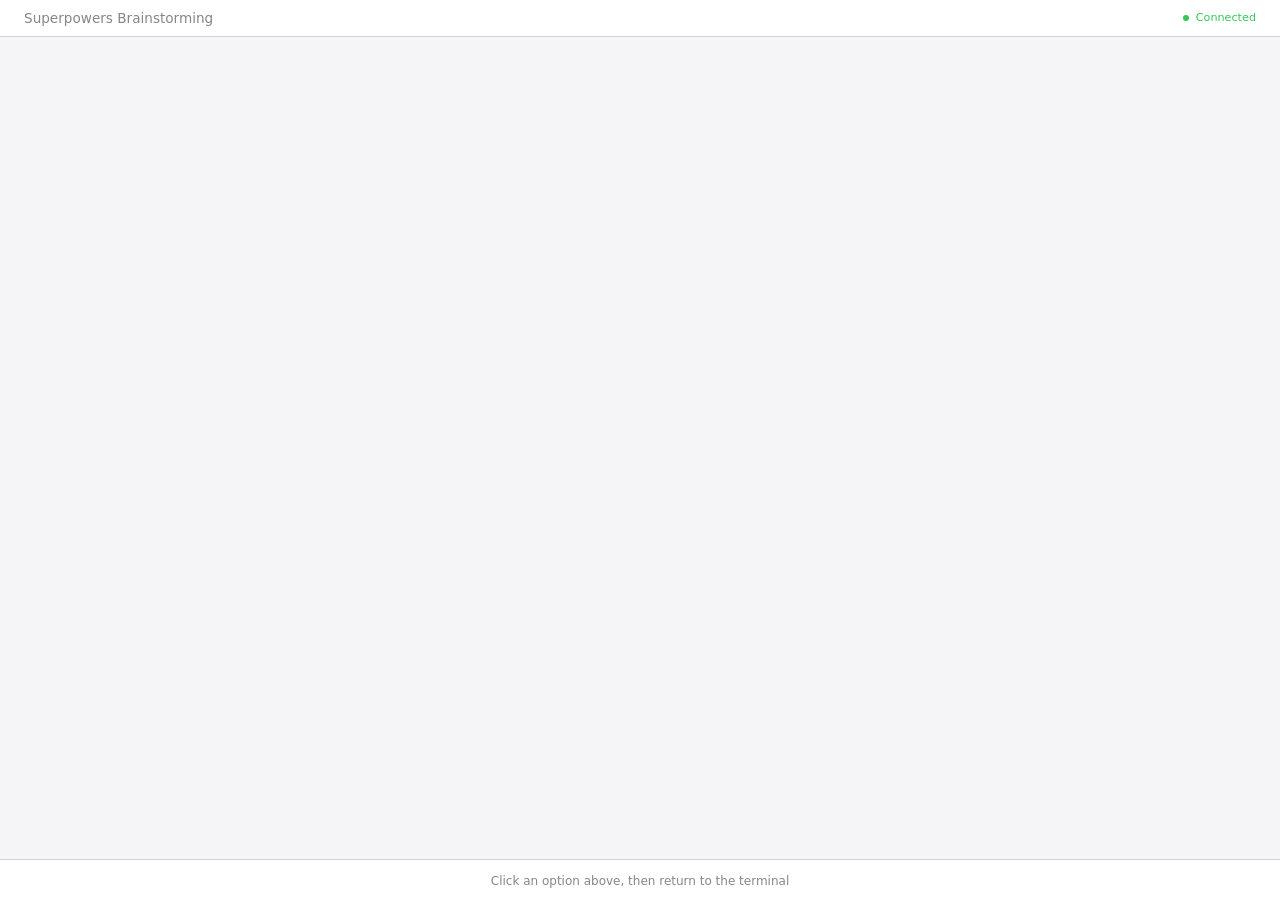
<file: .claude/skills/brainstorming/scripts/frame-template.html>
<!DOCTYPE html>
<html>
<head>
  <meta charset="utf-8">
  <title>Superpowers Brainstorming</title>
  <style>
    /*
     * BRAINSTORM COMPANION FRAME TEMPLATE
     *
     * This template provides a consistent frame with:
     * - OS-aware light/dark theming
     * - Fixed header and selection indicator bar
     * - Scrollable main content area
     * - CSS helpers for common UI patterns
     *
     * Content is injected via placeholder comment in #claude-content.
     */

    * { box-sizing: border-box; margin: 0; padding: 0; }
    html, body { height: 100%; overflow: hidden; }

    /* ===== THEME VARIABLES ===== */
    :root {
      --bg-primary: #f5f5f7;
      --bg-secondary: #ffffff;
      --bg-tertiary: #e5e5e7;
      --border: #d1d1d6;
      --text-primary: #1d1d1f;
      --text-secondary: #86868b;
      --text-tertiary: #aeaeb2;
      --accent: #0071e3;
      --accent-hover: #0077ed;
      --success: #34c759;
      --warning: #ff9f0a;
      --error: #ff3b30;
      --selected-bg: #e8f4fd;
      --selected-border: #0071e3;
    }

    @media (prefers-color-scheme: dark) {
      :root {
        --bg-primary: #1d1d1f;
        --bg-secondary: #2d2d2f;
        --bg-tertiary: #3d3d3f;
        --border: #424245;
        --text-primary: #f5f5f7;
        --text-secondary: #86868b;
        --text-tertiary: #636366;
        --accent: #0a84ff;
        --accent-hover: #409cff;
        --selected-bg: rgba(10, 132, 255, 0.15);
        --selected-border: #0a84ff;
      }
    }

    body {
      font-family: system-ui, -apple-system, BlinkMacSystemFont, sans-serif;
      background: var(--bg-primary);
      color: var(--text-primary);
      display: flex;
      flex-direction: column;
      line-height: 1.5;
    }

    /* ===== FRAME STRUCTURE ===== */
    .header {
      background: var(--bg-secondary);
      padding: 0.5rem 1.5rem;
      display: flex;
      justify-content: space-between;
      align-items: center;
      border-bottom: 1px solid var(--border);
      flex-shrink: 0;
    }
    .header h1 { font-size: 0.85rem; font-weight: 500; color: var(--text-secondary); }
    .header .status { font-size: 0.7rem; color: var(--success); display: flex; align-items: center; gap: 0.4rem; }
    .header .status::before { content: ''; width: 6px; height: 6px; background: var(--success); border-radius: 50%; }

    .main { flex: 1; overflow-y: auto; }
    #claude-content { padding: 2rem; min-height: 100%; }

    .indicator-bar {
      background: var(--bg-secondary);
      border-top: 1px solid var(--border);
      padding: 0.5rem 1.5rem;
      flex-shrink: 0;
      text-align: center;
    }
    .indicator-bar span {
      font-size: 0.75rem;
      color: var(--text-secondary);
    }
    .indicator-bar .selected-text {
      color: var(--accent);
      font-weight: 500;
    }

    /* ===== TYPOGRAPHY ===== */
    h2 { font-size: 1.5rem; font-weight: 600; margin-bottom: 0.5rem; }
    h3 { font-size: 1.1rem; font-weight: 600; margin-bottom: 0.25rem; }
    .subtitle { color: var(--text-secondary); margin-bottom: 1.5rem; }
    .section { margin-bottom: 2rem; }
    .label { font-size: 0.7rem; color: var(--text-secondary); text-transform: uppercase; letter-spacing: 0.05em; margin-bottom: 0.5rem; }

    /* ===== OPTIONS (for A/B/C choices) ===== */
    .options { display: flex; flex-direction: column; gap: 0.75rem; }
    .option {
      background: var(--bg-secondary);
      border: 2px solid var(--border);
      border-radius: 12px;
      padding: 1rem 1.25rem;
      cursor: pointer;
      transition: all 0.15s ease;
      display: flex;
      align-items: flex-start;
      gap: 1rem;
    }
    .option:hover { border-color: var(--accent); }
    .option.selected { background: var(--selected-bg); border-color: var(--selected-border); }
    .option .letter {
      background: var(--bg-tertiary);
      color: var(--text-secondary);
      width: 1.75rem; height: 1.75rem;
      border-radius: 6px;
      display: flex; align-items: center; justify-content: center;
      font-weight: 600; font-size: 0.85rem; flex-shrink: 0;
    }
    .option.selected .letter { background: var(--accent); color: white; }
    .option .content { flex: 1; }
    .option .content h3 { font-size: 0.95rem; margin-bottom: 0.15rem; }
    .option .content p { color: var(--text-secondary); font-size: 0.85rem; margin: 0; }

    /* ===== CARDS (for showing designs/mockups) ===== */
    .cards { display: grid; grid-template-columns: repeat(auto-fit, minmax(280px, 1fr)); gap: 1rem; }
    .card {
      background: var(--bg-secondary);
      border: 1px solid var(--border);
      border-radius: 12px;
      overflow: hidden;
      cursor: pointer;
      transition: all 0.15s ease;
    }
    .card:hover { border-color: var(--accent); transform: translateY(-2px); box-shadow: 0 4px 12px rgba(0,0,0,0.1); }
    .card.selected { border-color: var(--selected-border); border-width: 2px; }
    .card-image { background: var(--bg-tertiary); aspect-ratio: 16/10; display: flex; align-items: center; justify-content: center; }
    .card-body { padding: 1rem; }
    .card-body h3 { margin-bottom: 0.25rem; }
    .card-body p { color: var(--text-secondary); font-size: 0.85rem; }

    /* ===== MOCKUP CONTAINER ===== */
    .mockup {
      background: var(--bg-secondary);
      border: 1px solid var(--border);
      border-radius: 12px;
      overflow: hidden;
      margin-bottom: 1.5rem;
    }
    .mockup-header {
      background: var(--bg-tertiary);
      padding: 0.5rem 1rem;
      font-size: 0.75rem;
      color: var(--text-secondary);
      border-bottom: 1px solid var(--border);
    }
    .mockup-body { padding: 1.5rem; }

    /* ===== SPLIT VIEW (side-by-side comparison) ===== */
    .split { display: grid; grid-template-columns: 1fr 1fr; gap: 1.5rem; }
    @media (max-width: 700px) { .split { grid-template-columns: 1fr; } }

    /* ===== PROS/CONS ===== */
    .pros-cons { display: grid; grid-template-columns: 1fr 1fr; gap: 1rem; margin: 1rem 0; }
    .pros, .cons { background: var(--bg-secondary); border-radius: 8px; padding: 1rem; }
    .pros h4 { color: var(--success); font-size: 0.85rem; margin-bottom: 0.5rem; }
    .cons h4 { color: var(--error); font-size: 0.85rem; margin-bottom: 0.5rem; }
    .pros ul, .cons ul { margin-left: 1.25rem; font-size: 0.85rem; color: var(--text-secondary); }
    .pros li, .cons li { margin-bottom: 0.25rem; }

    /* ===== PLACEHOLDER (for mockup areas) ===== */
    .placeholder {
      background: var(--bg-tertiary);
      border: 2px dashed var(--border);
      border-radius: 8px;
      padding: 2rem;
      text-align: center;
      color: var(--text-tertiary);
    }

    /* ===== INLINE MOCKUP ELEMENTS ===== */
    .mock-nav { background: var(--accent); color: white; padding: 0.75rem 1rem; display: flex; gap: 1.5rem; font-size: 0.9rem; }
    .mock-sidebar { background: var(--bg-tertiary); padding: 1rem; min-width: 180px; }
    .mock-content { padding: 1.5rem; flex: 1; }
    .mock-button { background: var(--accent); color: white; border: none; padding: 0.5rem 1rem; border-radius: 6px; font-size: 0.85rem; }
    .mock-input { background: var(--bg-primary); border: 1px solid var(--border); border-radius: 6px; padding: 0.5rem; width: 100%; }
  </style>
</head>
<body>
  <div class="header">
    <h1><a href="https://github.com/obra/superpowers" style="color: inherit; text-decoration: none;">Superpowers Brainstorming</a></h1>
    <div class="status">Connected</div>
  </div>

  <div class="main">
    <div id="claude-content">
      <!-- CONTENT -->
    </div>
  </div>

  <div class="indicator-bar">
    <span id="indicator-text">Click an option above, then return to the terminal</span>
  </div>

</body>
</html>
</file>
<file: css/wedding.css>
/* ===== RESET & BASE ===== */
*, *::before, *::after { box-sizing: border-box; margin: 0; padding: 0; }
html { scroll-behavior: smooth; }
body {
  font-family: 'Noto Sans KR', sans-serif;
  color: #831843;
  background: #FDF2F8;
  line-height: 1.6;
}
a { text-decoration: none; color: inherit; }
img { max-width: 100%; }

/* ===== DESIGN TOKENS (UI/UX Pro Max - Wedding/Event Planning) ===== */
:root {
  --primary:       #DB2777;
  --primary-dark:  #9D174D;
  --primary-light: #FDF2F8;
  --secondary:     #F472B6;
  --accent:        #A16207;
  --accent-light:  #FEF3C7;
  --bg:            #FDF2F8;
  --fg:            #831843;
  --card:          #FFFFFF;
  --muted:         #F0EDF4;
  --muted-fg:      #64748B;
  --border:        #FBCFE8;
  --shadow:        0 4px 24px rgba(219,39,119,0.08);
  --shadow-hover:  0 12px 40px rgba(219,39,119,0.18);
  --radius:        20px;
  --radius-sm:     12px;
}

/* ===== LAYOUT ===== */
.container { max-width: 1200px; margin: 0 auto; padding: 0 24px; }
.page { display: none; min-height: 100vh; }
.page.active { display: block; }
.section { padding: 88px 0; }
.bg-muted { background: var(--muted); }
.text-center { text-align: center; }
.mt-40 { margin-top: 40px; }

/* ===== NAVBAR ===== */
#header {
  position: fixed; top: 0; left: 0; right: 0; z-index: 1000;
  background: rgba(253,242,248,0.92);
  backdrop-filter: blur(16px);
  border-bottom: 1px solid var(--border);
  box-shadow: 0 2px 20px rgba(219,39,119,0.06);
}
.navbar {
  display: flex; align-items: center; justify-content: space-between;
  max-width: 1200px; margin: 0 auto; padding: 0 24px; height: 72px;
}
.logo {
  font-family: 'Great Vibes', cursive;
  font-size: 2rem; color: var(--primary);
  display: flex; align-items: center; gap: 8px;
  letter-spacing: 0.5px;
}
.logo-icon { font-size: 1.5rem; }
.nav-links { display: flex; align-items: center; gap: 36px; }
.nav-links a {
  font-weight: 500; color: var(--muted-fg);
  transition: color .2s; font-size: .92rem; letter-spacing: .3px;
}
.nav-links a:hover { color: var(--primary); }
.btn-register {
  background: var(--primary) !important; color: #fff !important;
  padding: 10px 24px; border-radius: 50px; font-weight: 700 !important;
  transition: all .25s !important; box-shadow: 0 4px 12px rgba(219,39,119,0.3) !important;
}
.btn-register:hover { background: var(--primary-dark) !important; transform: translateY(-2px); box-shadow: 0 6px 20px rgba(219,39,119,0.4) !important; }
.hamburger { display: none; background: none; border: none; font-size: 1.5rem; cursor: pointer; color: var(--primary); }
.mobile-menu {
  display: none; flex-direction: column; gap: 0;
  padding: 8px 24px 16px; background: var(--bg);
  border-top: 1px solid var(--border);
}
.mobile-menu a { padding: 14px 0; font-size: .98rem; font-weight: 500; border-bottom: 1px solid var(--border); color: var(--muted-fg); }
.mobile-menu a.highlight { color: var(--primary); font-weight: 700; }
.mobile-menu.open { display: flex; }

/* ===== BUTTONS ===== */
.btn-primary {
  background: var(--primary); color: #fff;
  border: 2px solid var(--primary); padding: 14px 36px;
  border-radius: 50px; font-weight: 700; font-size: 1rem;
  cursor: pointer; transition: all .25s; font-family: inherit;
  box-shadow: 0 4px 16px rgba(219,39,119,0.25);
}
.btn-primary:hover { background: var(--primary-dark); border-color: var(--primary-dark); transform: translateY(-2px); box-shadow: var(--shadow-hover); }
.btn-outline {
  background: transparent; color: var(--primary);
  border: 2px solid var(--primary); padding: 14px 36px;
  border-radius: 50px; font-weight: 700; font-size: 1rem;
  cursor: pointer; transition: all .25s; font-family: inherit;
}
.btn-outline:hover { background: var(--primary-light); transform: translateY(-2px); }
.btn-large { padding: 18px 48px; font-size: 1.1rem; width: 100%; }

/* ===== HERO ===== */
.hero {
  min-height: 100vh; display: flex; flex-direction: column;
  justify-content: center; align-items: center;
  position: relative; overflow: hidden; padding-top: 72px;
  background: linear-gradient(150deg, #1a0a10 0%, #4a0d2a 45%, #831843 75%, #DB2777 100%);
  text-align: center;
}
.hero-bg {
  position: absolute; inset: 0; opacity: .18;
  background-image:
    radial-gradient(circle at 20% 30%, #F472B6 0%, transparent 40%),
    radial-gradient(circle at 80% 70%, #A16207 0%, transparent 40%);
}
/* Floating petals */
.hero-bg::before {
  content: '🌸 💐 🌺 🌸 💍 🌹 💐 🌸';
  position: absolute; top: 10%; left: 5%; right: 5%;
  font-size: 1.4rem; letter-spacing: 2rem; opacity: .12;
  animation: float 8s ease-in-out infinite;
}
@keyframes float { 0%,100%{transform:translateY(0)} 50%{transform:translateY(-12px)} }

.hero-content { position: relative; z-index: 1; padding: 60px 24px 40px; }
.hero-tag {
  display: inline-block; background: rgba(161,98,7,.25);
  color: #FDE68A; font-size: .8rem; font-weight: 700;
  padding: 6px 18px; border-radius: 50px; letter-spacing: 2px;
  text-transform: uppercase; margin-bottom: 20px;
  border: 1px solid rgba(161,98,7,.4);
}
.hero-title {
  font-family: 'Great Vibes', cursive;
  font-size: clamp(3rem, 7vw, 5.5rem);
  color: #fff; line-height: 1.15; margin-bottom: 16px;
  text-shadow: 0 2px 20px rgba(0,0,0,.3);
}
.hero-subtitle {
  font-family: 'Cormorant Infant', serif;
  font-size: clamp(1.1rem, 2.5vw, 1.5rem);
  color: rgba(255,255,255,.85); margin-bottom: 12px;
  font-weight: 400; letter-spacing: .5px;
}
.hero-desc { color: rgba(255,255,255,.65); font-size: .95rem; margin-bottom: 44px; }
.hero-btns { display: flex; gap: 16px; justify-content: center; flex-wrap: wrap; }
.hero-btns .btn-primary { background: var(--accent); border-color: var(--accent); box-shadow: 0 4px 16px rgba(161,98,7,.35); }
.hero-btns .btn-primary:hover { background: #92400e; border-color: #92400e; }
.hero-btns .btn-outline { color: #fff; border-color: rgba(255,255,255,.5); }
.hero-btns .btn-outline:hover { background: rgba(255,255,255,.1); }

.hero-stats {
  position: relative; z-index: 1;
  display: flex; margin: 0 24px 64px;
  background: rgba(255,255,255,.08); backdrop-filter: blur(12px);
  border-radius: var(--radius); overflow: hidden;
  border: 1px solid rgba(255,255,255,.15);
}
.stat { flex: 1; padding: 28px 16px; text-align: center; border-right: 1px solid rgba(255,255,255,.12); }
.stat:last-child { border-right: none; }
.stat strong { display: block; font-family: 'Cormorant Infant', serif; font-size: 2.2rem; font-weight: 700; color: #FDE68A; line-height: 1; }
.stat span { font-size: .78rem; color: rgba(255,255,255,.6); margin-top: 4px; display: block; letter-spacing: .5px; }

/* ===== SECTION HEADER ===== */
.section-header { text-align: center; margin-bottom: 56px; }
.section-header .eyebrow {
  font-size: .75rem; font-weight: 700; color: var(--accent);
  letter-spacing: 3px; text-transform: uppercase; margin-bottom: 12px;
}
.section-header h2 {
  font-family: 'Great Vibes', cursive;
  font-size: clamp(2rem, 4vw, 3rem); color: var(--fg);
  margin-bottom: 12px; line-height: 1.2;
}
.section-header p { color: var(--muted-fg); font-size: 1rem; max-width: 520px; margin: 0 auto; }

/* ===== STEPS GRID ===== */
.steps-grid { display: grid; grid-template-columns: repeat(auto-fill, minmax(190px, 1fr)); gap: 20px; }
.step-card {
  background: var(--card); border: 1.5px solid var(--border);
  border-radius: var(--radius); padding: 28px 20px; text-align: center;
  cursor: pointer; transition: all .3s; position: relative; overflow: hidden;
}
.step-card::after {
  content: ''; position: absolute; bottom: 0; left: 0; right: 0; height: 3px;
  background: linear-gradient(90deg, var(--primary), var(--accent));
  transform: scaleX(0); transition: transform .3s; transform-origin: left;
}
.step-card:hover { border-color: var(--primary); transform: translateY(-6px); box-shadow: var(--shadow-hover); }
.step-card:hover::after { transform: scaleX(1); }
.step-num { font-size: .68rem; font-weight: 700; color: var(--accent); letter-spacing: 2px; text-transform: uppercase; margin-bottom: 10px; }
.step-emoji { font-size: 2.6rem; margin-bottom: 12px; filter: drop-shadow(0 2px 4px rgba(219,39,119,.2)); }
.step-name { font-weight: 700; font-size: .95rem; color: var(--fg); margin-bottom: 6px; }
.step-count { font-size: .78rem; color: var(--muted-fg); }

/* ===== VENDOR CARDS ===== */
.vendors-grid { display: grid; grid-template-columns: repeat(auto-fill, minmax(300px, 1fr)); gap: 24px; }
.vendors-grid.wide { grid-template-columns: repeat(auto-fill, minmax(340px, 1fr)); }

.vendor-card {
  background: var(--card); border: 1.5px solid var(--border);
  border-radius: var(--radius); overflow: hidden;
  cursor: pointer; transition: all .3s; position: relative;
}
.vendor-card:hover { border-color: var(--primary); transform: translateY(-6px); box-shadow: var(--shadow-hover); }
.vendor-card.is-ad { border-color: var(--accent); }
.vendor-card.is-premium { border-color: var(--primary); box-shadow: 0 4px 24px rgba(219,39,119,0.14); }

.vendor-img {
  height: 190px;
  background: linear-gradient(135deg, #fce7f3 0%, #fdf2f8 50%, #fef3c7 100%);
  display: flex; align-items: center; justify-content: center;
  font-size: 4.5rem; position: relative;
}
.ad-badge {
  position: absolute; top: 14px; left: 14px;
  background: var(--accent); color: #fff;
  font-size: .68rem; font-weight: 800; padding: 4px 12px;
  border-radius: 50px; letter-spacing: 1px; text-transform: uppercase;
}
.premium-badge {
  position: absolute; top: 14px; left: 14px;
  background: linear-gradient(90deg, var(--primary), #9D174D); color: #fff;
  font-size: .68rem; font-weight: 800; padding: 4px 12px; border-radius: 50px;
  letter-spacing: .5px;
}
.vendor-body { padding: 22px; }
.vendor-cat { font-size: .7rem; color: var(--accent); font-weight: 700; letter-spacing: 1.5px; text-transform: uppercase; margin-bottom: 6px; }
.vendor-name { font-family: 'Cormorant Infant', serif; font-size: 1.2rem; font-weight: 700; color: var(--fg); margin-bottom: 6px; }
.vendor-region { font-size: .82rem; color: var(--muted-fg); margin-bottom: 8px; }
.vendor-desc { font-size: .86rem; color: #6b4c5e; line-height: 1.6; margin-bottom: 14px; display: -webkit-box; -webkit-line-clamp: 2; -webkit-box-orient: vertical; overflow: hidden; }
.vendor-price { font-size: .92rem; font-weight: 700; color: var(--primary); }
.vendor-rating { font-size: .84rem; color: var(--accent); font-weight: 600; }

/* ===== CTA / PACKAGES ===== */
.cta-section {
  background: linear-gradient(150deg, #1a0a10 0%, #4a0d2a 60%, #831843 100%);
  padding: 88px 0; text-align: center; position: relative; overflow: hidden;
}
.cta-section::before {
  content: ''; position: absolute; inset: 0;
  background: radial-gradient(circle at 50% 50%, rgba(244,114,182,.12) 0%, transparent 70%);
}
.cta-section h2 { font-family: 'Great Vibes', cursive; color: #fff; font-size: clamp(2.2rem, 4vw, 3.2rem); margin-bottom: 16px; position: relative; }
.cta-section > .container > p { color: rgba(255,255,255,.7); font-size: 1rem; margin-bottom: 52px; position: relative; line-height: 1.8; }
.cta-packages { display: flex; gap: 24px; justify-content: center; flex-wrap: wrap; position: relative; }
.package {
  background: rgba(255,255,255,.06); border: 1px solid rgba(255,255,255,.12);
  border-radius: var(--radius); padding: 40px 32px; min-width: 240px;
  color: #fff; text-align: center; transition: all .3s; position: relative;
  backdrop-filter: blur(8px);
}
.package:hover { background: rgba(255,255,255,.11); transform: translateY(-6px); }
.package.featured-pkg { background: rgba(219,39,119,.18); border-color: var(--primary); }
.package h3 { font-family: 'Cormorant Infant', serif; font-size: 1.3rem; font-weight: 600; margin-bottom: 12px; letter-spacing: .3px; }
.package .price { font-family: 'Cormorant Infant', serif; font-size: 2.4rem; font-weight: 700; margin-bottom: 24px; color: #FDE68A; }
.package .price span { font-size: 1rem; opacity: .65; }
.package ul { list-style: none; margin-bottom: 32px; text-align: left; }
.package ul li { padding: 8px 0; font-size: .88rem; border-bottom: 1px solid rgba(255,255,255,.07); }
.badge-recommend {
  position: absolute; top: -13px; left: 50%; transform: translateX(-50%);
  background: linear-gradient(90deg, var(--accent), #D97706); color: #fff;
  font-size: .72rem; font-weight: 800; padding: 4px 18px; border-radius: 50px; letter-spacing: 1px;
}

/* ===== PAGE HERO (small) ===== */
.small-hero {
  background: linear-gradient(150deg, #1a0a10 0%, #4a0d2a 60%, #831843 100%);
  padding: 110px 24px 64px; text-align: center;
}
.small-hero h1 { font-family: 'Great Vibes', cursive; color: #fff; font-size: clamp(2.5rem, 5vw, 4rem); margin-bottom: 12px; }
.small-hero p { color: rgba(255,255,255,.7); font-size: 1rem; }

/* ===== TIMELINE ===== */
.timeline { position: relative; }
.timeline::before {
  content: ''; position: absolute; left: 50%; top: 0; bottom: 0;
  width: 2px; background: linear-gradient(to bottom, var(--primary), var(--accent));
  transform: translateX(-50%); opacity: .4;
}
.timeline-item { display: flex; gap: 48px; margin-bottom: 64px; align-items: flex-start; position: relative; }
.timeline-item:nth-child(even) { flex-direction: row-reverse; }
.timeline-dot {
  position: absolute; left: 50%; top: 24px; transform: translateX(-50%);
  width: 52px; height: 52px; border-radius: 50%;
  background: linear-gradient(135deg, var(--primary), #9D174D); color: #fff;
  display: flex; align-items: center; justify-content: center;
  font-size: 1.4rem; z-index: 1;
  box-shadow: 0 4px 20px rgba(219,39,119,.35); flex-shrink: 0;
}
.timeline-content { width: calc(50% - 76px); }
.timeline-item:nth-child(even) .timeline-content { text-align: right; }
.timeline-card {
  background: var(--card); border: 1.5px solid var(--border);
  border-radius: var(--radius); padding: 32px; box-shadow: var(--shadow); transition: all .3s;
}
.timeline-card:hover { border-color: var(--primary); box-shadow: var(--shadow-hover); }
.tl-step-num { font-size: .68rem; font-weight: 700; color: var(--accent); letter-spacing: 2px; text-transform: uppercase; margin-bottom: 8px; }
.tl-emoji { font-size: 2.2rem; margin-bottom: 10px; }
.tl-title { font-family: 'Cormorant Infant', serif; font-size: 1.3rem; font-weight: 700; color: var(--fg); margin-bottom: 8px; }
.tl-desc { color: var(--muted-fg); font-size: .88rem; margin-bottom: 16px; line-height: 1.6; }
.tl-timing { font-size: .78rem; background: var(--accent-light); color: var(--accent); padding: 5px 14px; border-radius: 50px; display: inline-block; margin-bottom: 18px; font-weight: 700; letter-spacing: .5px; }
.tl-btn { background: var(--primary); color: #fff; border: none; padding: 10px 22px; border-radius: 50px; font-size: .84rem; font-weight: 700; cursor: pointer; font-family: inherit; transition: all .2s; }
.tl-btn:hover { background: var(--primary-dark); transform: translateY(-1px); }

/* ===== SEARCH ===== */
.search-bar { display: flex; gap: 12px; margin-bottom: 36px; }
.search-bar input {
  flex: 1; border: 2px solid var(--border); border-radius: 50px;
  padding: 15px 26px; font-size: .98rem; font-family: inherit;
  outline: none; transition: border .2s; background: var(--card);
  color: var(--fg);
}
.search-bar input::placeholder { color: #c4a0b0; }
.search-bar input:focus { border-color: var(--primary); box-shadow: 0 0 0 4px rgba(219,39,119,.08); }
.search-bar button { background: var(--primary); color: #fff; border: none; border-radius: 50px; padding: 15px 30px; font-size: .95rem; font-weight: 700; cursor: pointer; white-space: nowrap; font-family: inherit; transition: all .2s; box-shadow: 0 4px 12px rgba(219,39,119,.25); }
.search-bar button:hover { background: var(--primary-dark); transform: translateY(-1px); }

.category-tabs { display: flex; flex-wrap: wrap; gap: 10px; margin-bottom: 40px; }
.cat-tab {
  border: 1.5px solid var(--border); border-radius: 50px; padding: 8px 20px;
  font-size: .86rem; font-weight: 500; cursor: pointer; background: var(--card);
  transition: all .2s; font-family: inherit; color: var(--muted-fg);
}
.cat-tab.active { background: var(--primary); color: #fff; border-color: var(--primary); box-shadow: 0 4px 12px rgba(219,39,119,.25); }
.cat-tab:hover:not(.active) { border-color: var(--primary); color: var(--primary); }
.no-results { text-align: center; padding: 88px 20px; }
.no-results p { font-size: 1.1rem; color: var(--muted-fg); margin-bottom: 24px; }

/* ===== REGISTER FORM ===== */
.register-form-wrap { max-width: 820px; margin: 0 auto; }
.form-section {
  background: var(--card); border: 1.5px solid var(--border);
  border-radius: var(--radius); padding: 40px; margin-bottom: 28px; box-shadow: var(--shadow);
}
.form-section h3 {
  font-family: 'Cormorant Infant', serif;
  font-size: 1.3rem; font-weight: 700; color: var(--fg);
  margin-bottom: 28px; padding-bottom: 16px; border-bottom: 1px solid var(--border);
}
.form-row { display: grid; grid-template-columns: 1fr 1fr; gap: 20px; margin-bottom: 20px; }
.form-group { display: flex; flex-direction: column; gap: 8px; }
.form-group.full { margin-bottom: 20px; }
.form-group label { font-size: .84rem; font-weight: 700; color: var(--fg); letter-spacing: .3px; }
.form-group input, .form-group select, .form-group textarea {
  border: 2px solid var(--border); border-radius: var(--radius-sm); padding: 13px 16px;
  font-size: .95rem; font-family: inherit; outline: none; transition: all .2s;
  background: var(--bg); color: var(--fg);
}
.form-group input:focus, .form-group select:focus, .form-group textarea:focus {
  border-color: var(--primary); box-shadow: 0 0 0 4px rgba(219,39,119,.07); background: #fff;
}
.form-group textarea { resize: vertical; }
.form-submit { margin-top: 16px; }

.pkg-select-grid { display: grid; grid-template-columns: repeat(3, 1fr); gap: 16px; }
.pkg-radio input { display: none; }
.pkg-card {
  border: 2px solid var(--border); border-radius: var(--radius-sm); padding: 22px 16px;
  text-align: center; cursor: pointer; transition: all .25s; position: relative; background: var(--bg);
}
.pkg-card strong { display: block; font-family: 'Cormorant Infant', serif; font-weight: 700; font-size: 1.1rem; margin-bottom: 8px; color: var(--fg); }
.pkg-price { display: block; font-size: 1.05rem; font-weight: 900; color: var(--primary); margin-bottom: 6px; }
.pkg-card small { color: var(--muted-fg); font-size: .78rem; }
.pkg-radio input:checked + .pkg-card { border-color: var(--primary); background: #fff0f5; box-shadow: 0 4px 16px rgba(219,39,119,.12); }
.pkg-card.popular { border-color: var(--accent); }
.pkg-radio input:checked + .pkg-card.popular { background: #fffbf0; }
.pop-badge { position: absolute; top: -11px; left: 50%; transform: translateX(-50%); background: var(--accent); color: #fff; font-size: .68rem; font-weight: 800; padding: 3px 14px; border-radius: 50px; letter-spacing: .5px; }
.payment-section { margin-top: 24px; padding-top: 24px; border-top: 1px solid var(--border); }
.payment-section h4 { font-size: 1rem; font-weight: 700; margin-bottom: 10px; color: var(--fg); }
.payment-notice { font-size: .84rem; color: var(--accent); margin-bottom: 20px; padding: 12px 16px; background: var(--accent-light); border-radius: var(--radius-sm); border-left: 3px solid var(--accent); }

/* ===== MODAL ===== */
.modal-overlay { position: fixed; inset: 0; background: rgba(26,10,16,.6); display: none; align-items: center; justify-content: center; z-index: 2000; padding: 20px; backdrop-filter: blur(4px); }
.modal-overlay.open { display: flex; }
.modal-content { background: var(--card); border-radius: var(--radius); max-width: 700px; width: 100%; max-height: 90vh; overflow-y: auto; position: relative; box-shadow: 0 24px 64px rgba(0,0,0,.35); }
.modal-close { position: absolute; top: 16px; right: 16px; background: var(--muted); border: none; width: 36px; height: 36px; border-radius: 50%; font-size: 1rem; cursor: pointer; z-index: 1; font-family: inherit; color: var(--fg); transition: background .2s; }
.modal-close:hover { background: var(--border); }
.small-modal { max-width: 440px; text-align: center; padding: 52px 44px; }
.success-icon { font-size: 3.8rem; margin-bottom: 16px; }
.small-modal h2 { font-family: 'Great Vibes', cursive; font-size: 2.2rem; font-weight: 400; margin-bottom: 12px; color: var(--fg); }
.small-modal p { color: var(--muted-fg); margin-bottom: 32px; line-height: 1.8; }
.modal-vendor-img { height: 230px; background: linear-gradient(135deg, #fce7f3, #fdf2f8 50%, #fef3c7); display: flex; align-items: center; justify-content: center; font-size: 5.5rem; border-radius: var(--radius) var(--radius) 0 0; }
.modal-info { padding: 32px; }
.modal-badges { display: flex; gap: 8px; flex-wrap: wrap; margin-bottom: 16px; }
.modal-cat { font-size: .72rem; background: var(--primary-light); color: var(--primary); padding: 4px 14px; border-radius: 50px; font-weight: 700; letter-spacing: .5px; }
.modal-ad-badge { font-size: .72rem; background: var(--accent); color: #fff; padding: 4px 14px; border-radius: 50px; font-weight: 700; }
.modal-premium-badge { font-size: .72rem; background: linear-gradient(90deg,var(--primary),#9D174D); color: #fff; padding: 4px 14px; border-radius: 50px; font-weight: 700; }
.modal-name { font-family: 'Cormorant Infant', serif; font-size: 1.8rem; font-weight: 700; color: var(--fg); margin-bottom: 6px; }
.modal-region { color: var(--muted-fg); margin-bottom: 18px; font-size: .9rem; }
.modal-desc { color: #6b4c5e; line-height: 1.8; margin-bottom: 24px; font-size: .95rem; }
.modal-details { display: grid; grid-template-columns: 1fr 1fr; gap: 14px; margin-bottom: 24px; }
.modal-detail { background: var(--bg); border-radius: var(--radius-sm); padding: 16px; border: 1px solid var(--border); }
.modal-detail strong { display: block; font-size: .72rem; color: var(--muted-fg); margin-bottom: 5px; text-transform: uppercase; letter-spacing: 1px; }
.modal-detail span { font-weight: 700; color: var(--fg); font-size: .92rem; }
.modal-cta { display: flex; gap: 12px; }
.modal-cta .btn-primary { flex: 1; }

/* ===== FOOTER ===== */
.footer { background: #0f0507; color: rgba(255,255,255,.6); padding: 64px 0 0; }
.footer-grid { display: grid; grid-template-columns: 2fr 1fr 1fr 1fr; gap: 48px; margin-bottom: 52px; }
.footer .logo-text { font-family: 'Great Vibes', cursive; font-size: 1.8rem; color: var(--secondary); margin-bottom: 12px; display: block; }
.footer h5 { color: rgba(255,255,255,.85); font-weight: 700; margin-bottom: 16px; font-size: .88rem; letter-spacing: 1px; text-transform: uppercase; }
.footer a { display: block; margin-bottom: 10px; font-size: .88rem; transition: color .2s; }
.footer a:hover { color: var(--secondary); }
.footer p { font-size: .88rem; line-height: 1.9; }
.footer-bottom { border-top: 1px solid rgba(255,255,255,.07); padding: 22px 0; text-align: center; font-size: .82rem; color: rgba(255,255,255,.35); }

/* ===== RESPONSIVE ===== */
@media (max-width: 900px) {
  .timeline::before { left: 28px; }
  .timeline-item, .timeline-item:nth-child(even) { flex-direction: column; padding-left: 76px; }
  .timeline-dot { left: 28px; }
  .timeline-content, .timeline-item:nth-child(even) .timeline-content { width: 100%; text-align: left; }
  .footer-grid { grid-template-columns: 1fr 1fr; }
  .pkg-select-grid { grid-template-columns: 1fr; }
}
@media (max-width: 640px) {
  .nav-links { display: none; }
  .hamburger { display: block; }
  .hero-stats { flex-direction: column; }
  .stat { border-right: none; border-bottom: 1px solid rgba(255,255,255,.12); }
  .stat:last-child { border-bottom: none; }
  .form-row { grid-template-columns: 1fr; }
  .footer-grid { grid-template-columns: 1fr; }
  .cta-packages { flex-direction: column; align-items: center; }
  .modal-details { grid-template-columns: 1fr; }
  .modal-cta { flex-direction: column; }
  .vendors-grid, .vendors-grid.wide { grid-template-columns: 1fr; }
  .steps-grid { grid-template-columns: repeat(2, 1fr); }
}
</file>
